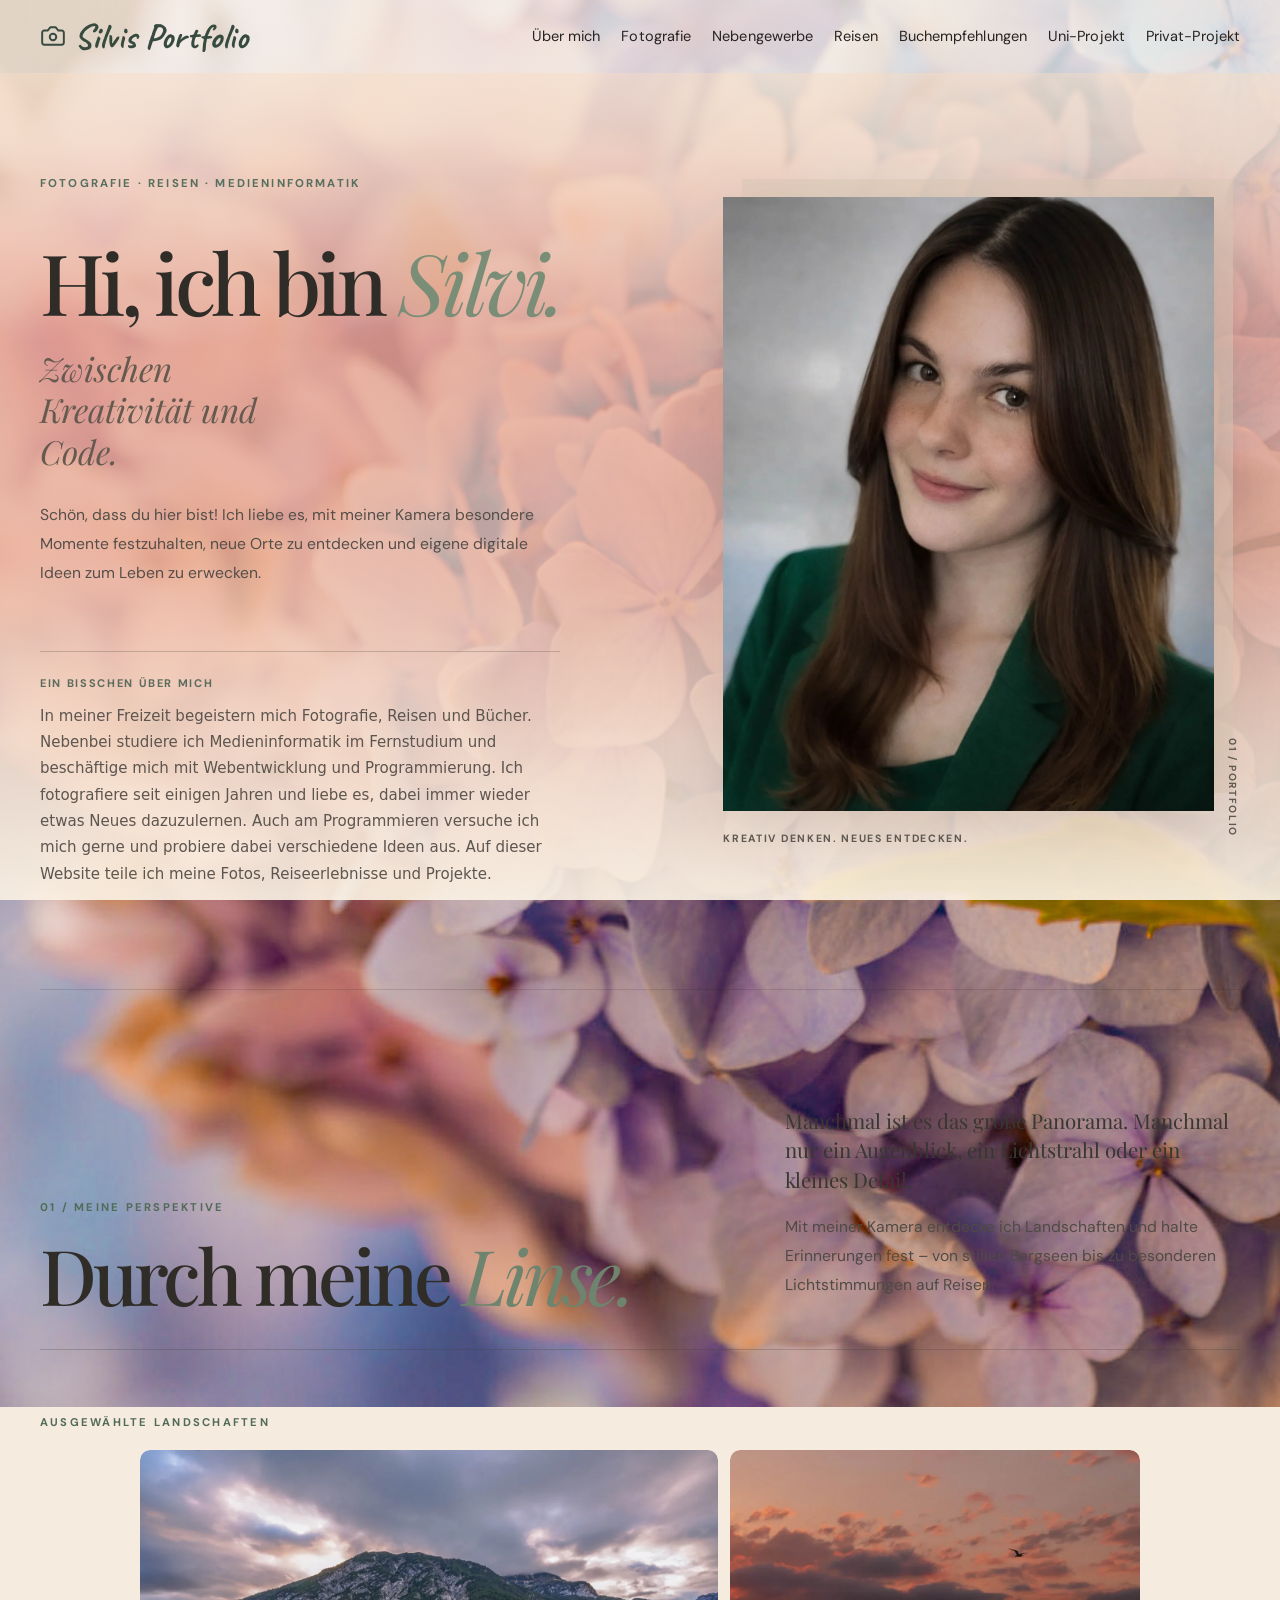
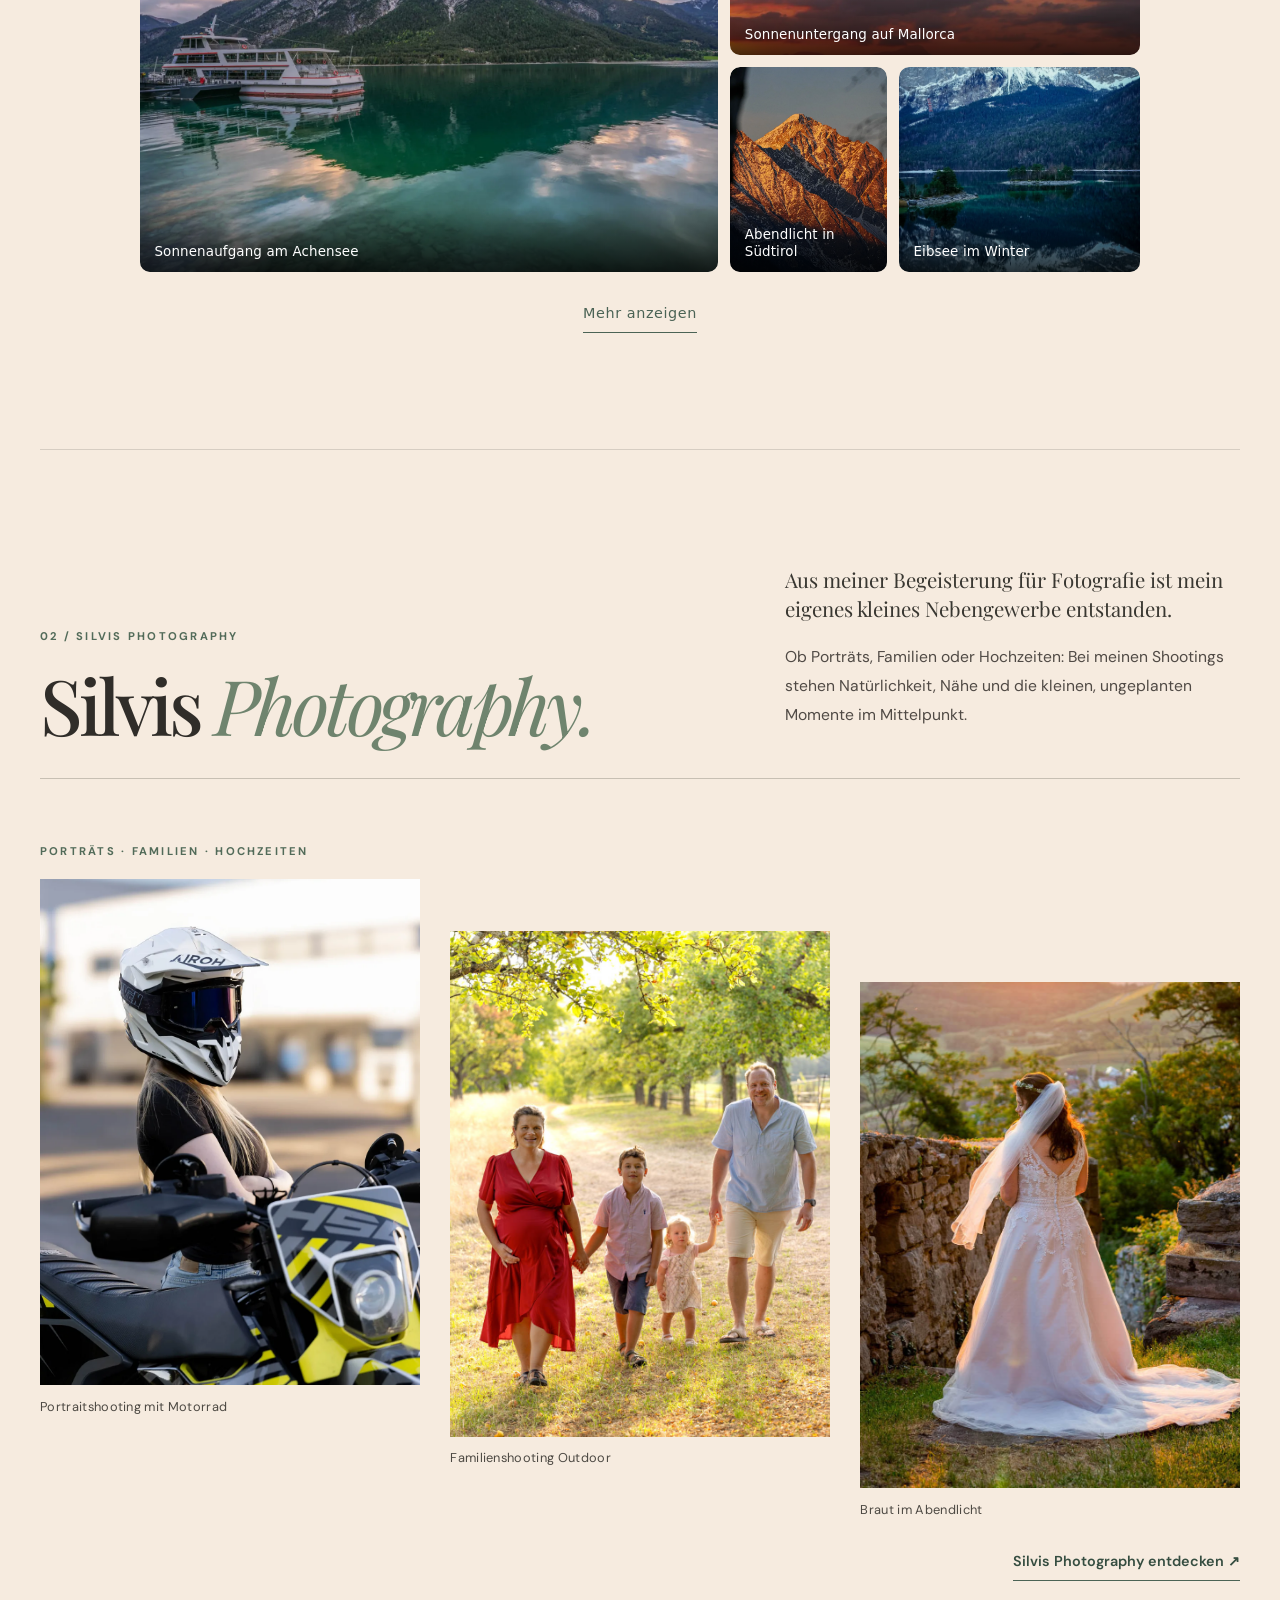
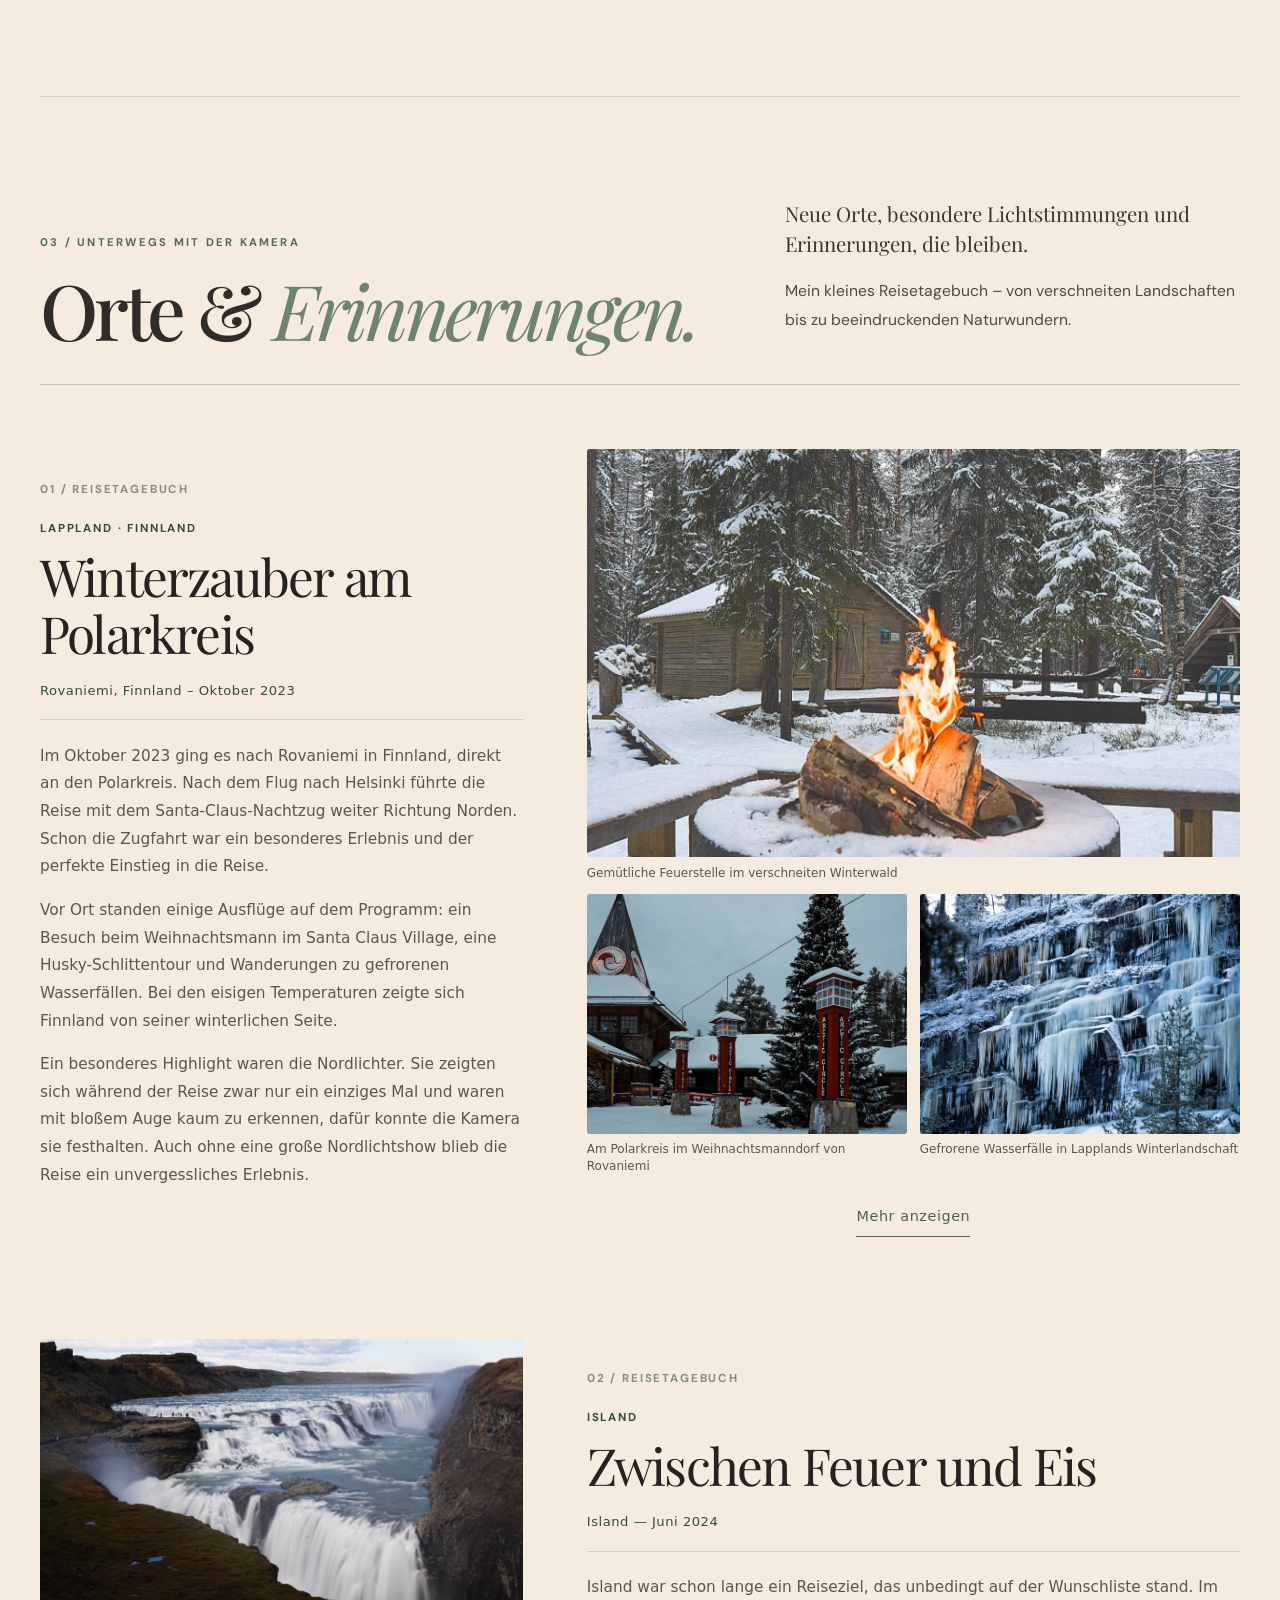
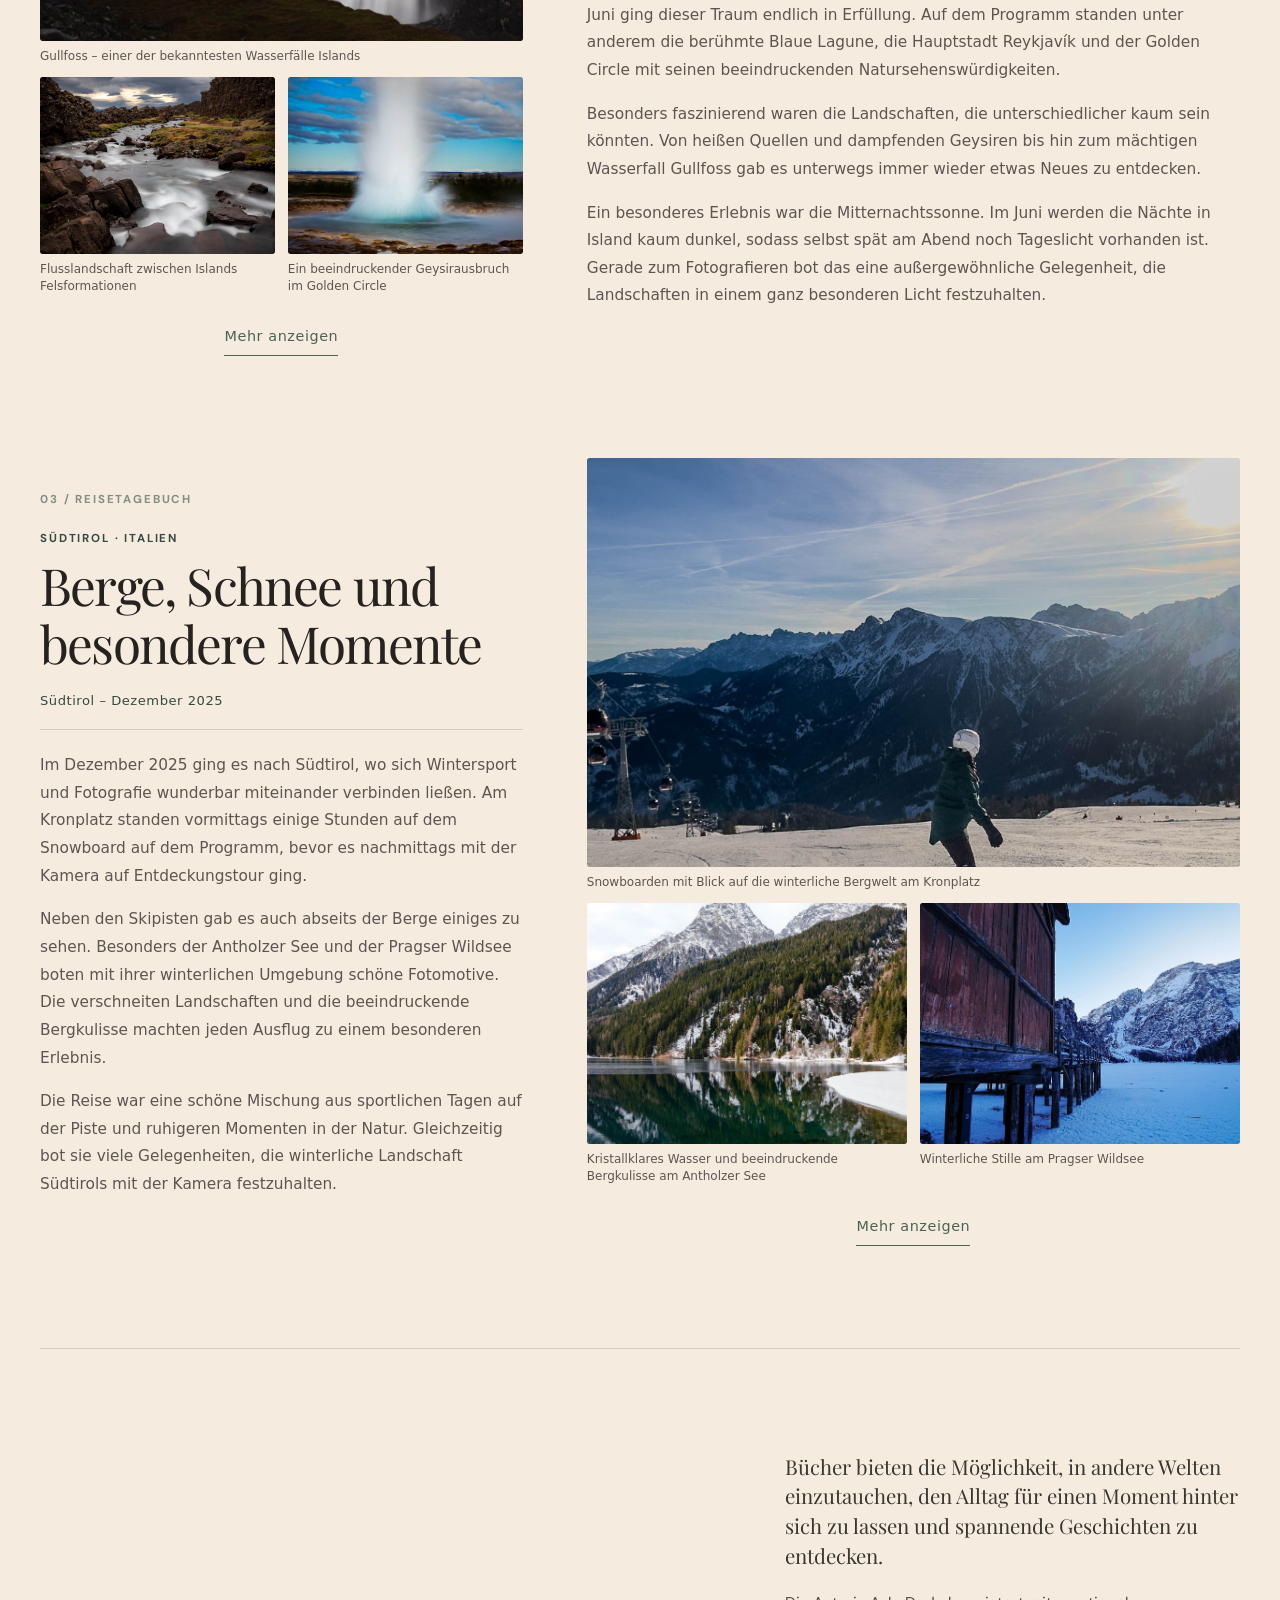
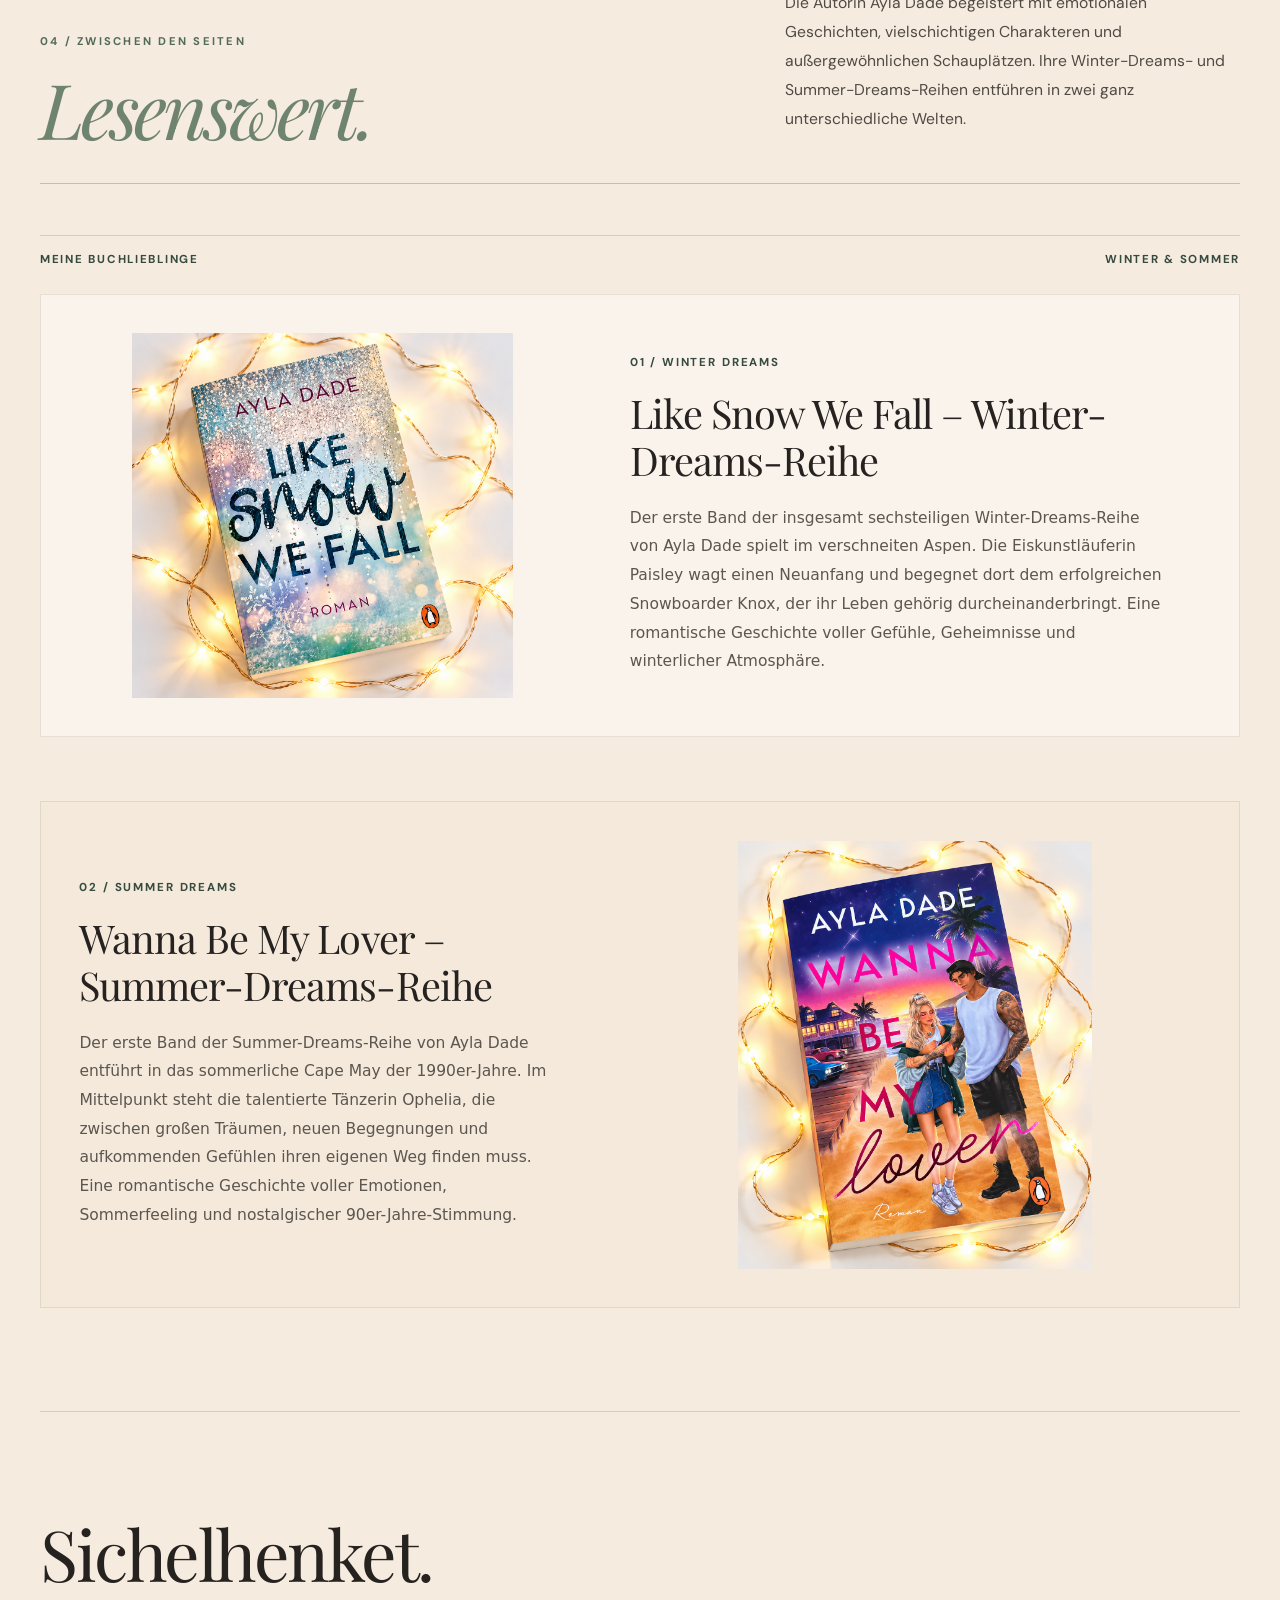
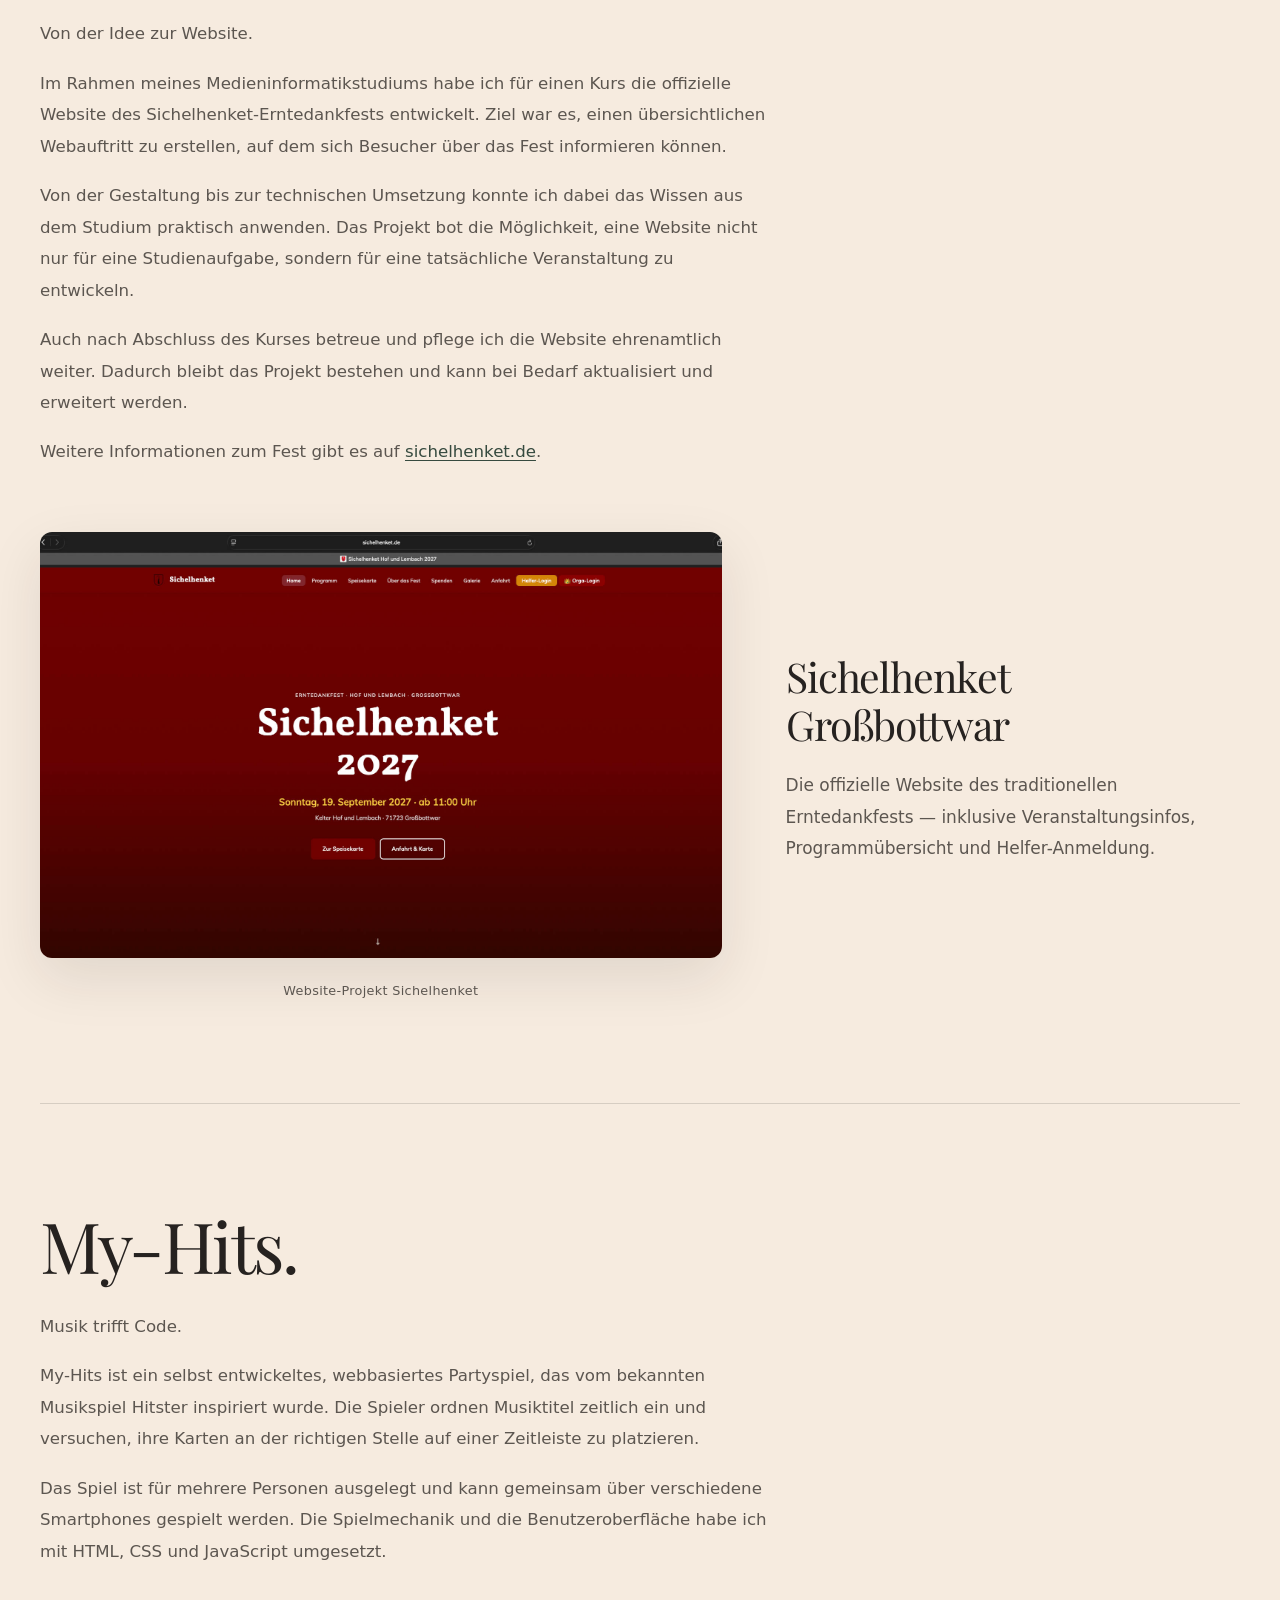
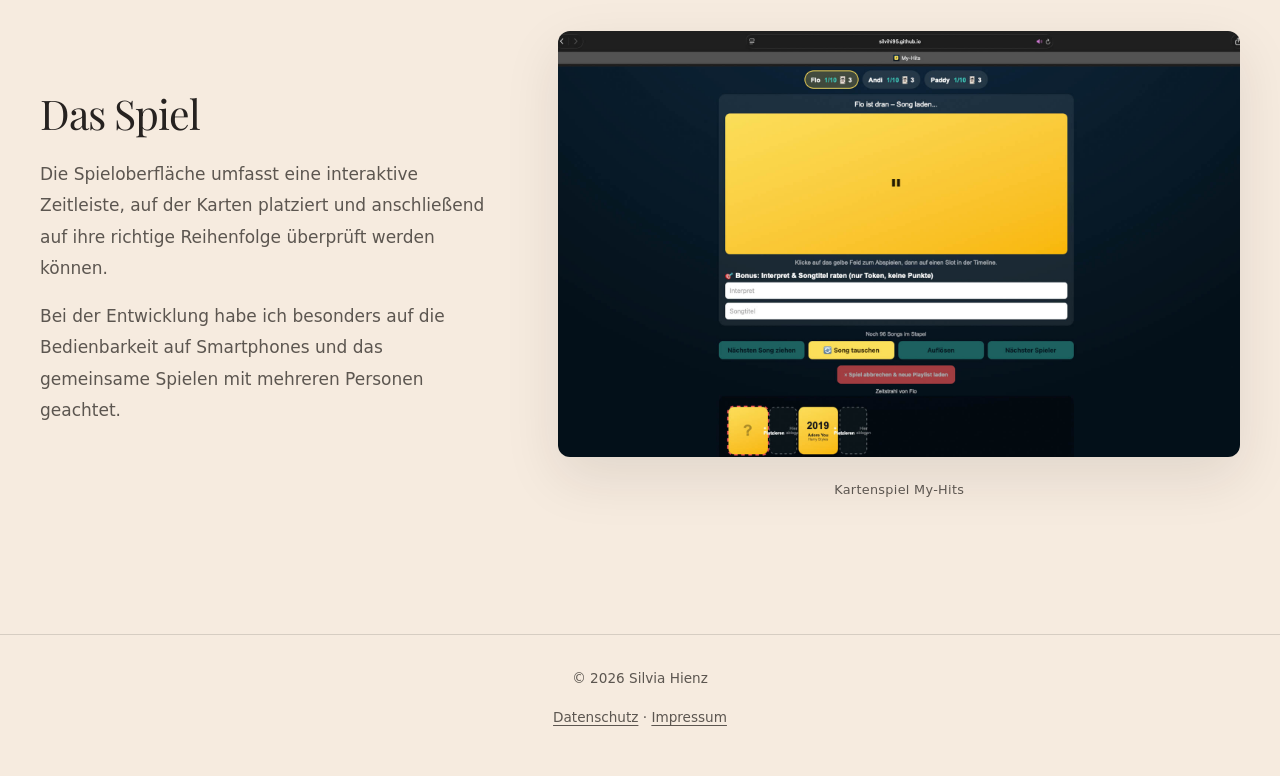
<file: index.html>
<!DOCTYPE html>
<html lang="de">

<head>
  <meta charset="utf-8">
  <meta name="viewport" content="width=device-width, initial-scale=1.0">
  <meta name="description" content="Silvi – Fotografie, Reisen, Bücher und eigene Web-Projekte.">
  <title>Silvia Hienz — Fotografie & mehr</title>
  <link rel="stylesheet" href="css/style.css">
  <script src="js/script.js" defer></script>
  <link rel="icon"
    href="data:image/svg+xml,%3Csvg%20xmlns='http://www.w3.org/2000/svg'%20viewBox='0%200%2024%2024'%3E%3Ctext%20y='20'%20font-size='20'%3E%F0%9F%93%B7%3C/text%3E%3C/svg%3E">
</head>

<body>
  <!-- Skip-Link für Barrierefreiheit -->
  <a class="skip-link" href="#main">Zum Hauptinhalt springen</a>

  <!-- Header -->
  <header class="site-header">
    <div class="header-inner">
      <a class="logo" href="#hero">
        <svg class="logo-icon" aria-hidden="true" xmlns="http://www.w3.org/2000/svg" width="24" height="24"
          viewBox="0 0 24 24" fill="none" stroke="currentColor" stroke-width="1.8" stroke-linecap="round"
          stroke-linejoin="round">
          <path d="M14.5 4h-5L7 7H4a2 2 0 0 0-2 2v9a2 2 0 0 0 2 2h16a2 2 0 0 0 2-2V9a2 2 0 0 0-2-2h-3z"></path>
          <circle cx="12" cy="13" r="3"></circle>
        </svg>
        <span>Silvis Portfolio</span>
      </a>
      <button class="navigation-toggle" id="navigationToggle" type="button" aria-controls="mainnavigation" aria-expanded="false"
        aria-label="Menü öffnen">
        <span class="hamburger"></span>
      </button>
      <nav class="main-navigation" id="mainnavigation" aria-label="Hauptnavigation">
        <ul>
          <li><a href="#hero">Über mich</a></li>
          <li><a href="#fotografie">Fotografie</a></li>
          <li><a href="#nebengewerbe">Nebengewerbe</a></li>
          <li><a href="#reisen">Reisen</a></li>
          <li><a href="#lesen">Buchempfehlungen</a></li>
          <li><a href="#uniprojekt">Uni-Projekt</a></li>
          <li><a href="#privatprojekt">Privat-Projekt</a></li>
        </ul>
      </nav>
    </div>
  </header>

  <!-- Hauptinhalt -->
  <main id="main">
    <!-- Editorial-Einstieg / Über mich -->
    <section class="section hero hero-editorial" id="hero" aria-labelledby="hero-title">
      <div class="hero-text">
        <span class="hero-eyebrow">Fotografie · Reisen · Medieninformatik</span>
        <h1 id="hero-title">Hi, ich bin <em>Silvi.</em></h1>
        <p class="hero-lead">Zwischen Kreativität und Code.</p>
        <p class="hero-intro">
          Schön, dass du hier bist! Ich liebe es, mit meiner Kamera besondere Momente festzuhalten, neue Orte zu
          entdecken und eigene digitale Ideen zum Leben zu erwecken.
        </p>
        <div class="hero-about">
          <span class="hero-about-label">Ein bisschen über mich</span>
          <p>
            In meiner Freizeit begeistern mich Fotografie, Reisen und Bücher. Nebenbei studiere ich Medieninformatik im
            Fernstudium und beschäftige mich mit Webentwicklung und Programmierung. Ich fotografiere seit einigen Jahren
            und liebe es, dabei immer wieder etwas Neues dazuzulernen. Auch am Programmieren versuche ich mich gerne und
            probiere dabei verschiedene Ideen aus. Auf dieser Website teile ich meine Fotos, Reiseerlebnisse und
            Projekte.
          </p>
        </div>
      </div>
      <div class="hero-visual">
        <div class="hero-image">
          <img src="images/portrait.jpg" alt="Porträtfoto von Silvi" width="1558" height="2048" fetchpriority="high">
        </div>
        <span class="hero-image-caption">Kreativ denken. Neues entdecken.</span>
        <span class="hero-image-index" aria-hidden="true">01 / Portfolio</span>
      </div>
    </section>

    <!-- Fotografie: Landschaften -->
    <section class="section editorial-content-section" id="fotografie">
      <div class="editorial-section-head">
        <div class="editorial-section-heading">
          <span class="editorial-kicker">01 / Meine Perspektive</span>
          <h2>Durch meine <em>Linse.</em></h2>
        </div>
        <div class="editorial-section-copy">
          <p>Manchmal ist es das große Panorama. Manchmal nur ein Augenblick, ein Lichtstrahl oder ein kleines Detail.
          </p>
          <p>Mit meiner Kamera entdecke ich Landschaften und halte Erinnerungen fest – von stillen Bergseen bis zu
            besonderen Lichtstimmungen auf Reisen.</p>
        </div>
      </div>
      <div class="editorial-gallery-label">Ausgewählte Landschaften</div>
      <div class="gallery landscape-gallery" id="gallery-landschaft" role="group" aria-label="Landschaftsfotografien">
        <figure>
          <button class="gallery-button" type="button" aria-label="Foto vom Sonnenaufgang am Achensee vergrößern">
            <img src="images/landschaft-1.jpg"
              alt="Ausflugsschiff auf dem Achensee in Tirol bei Sonnenaufgang, mit Bergen und Wolken im Hintergrund"
              width="2048" height="1365" loading="lazy">
          </button>
          <figcaption>Sonnenaufgang am Achensee</figcaption>
        </figure>
        <figure>
          <button class="gallery-button" type="button" aria-label="Foto vom Sonnenuntergang auf Mallorca vergrößern">
            <img src="images/landschaft-2.jpg"
              alt="Sonnenuntergang über dem Meer auf Mallorca mit einem fliegenden Vogel" width="1370" height="2048"
              loading="lazy">
          </button>
          <figcaption>Sonnenuntergang auf Mallorca</figcaption>
        </figure>
        <figure>
          <button class="gallery-button" type="button" aria-label="Foto vom Abendlicht in Südtirol vergrößern">
            <img src="images/landschaft-3.jpg"
              alt="Berggipfel in Südtirol, die von der tief stehenden Abendsonne orange beleuchtet werden" width="1366"
              height="2048" loading="lazy">
          </button>
          <figcaption>Abendlicht in Südtirol</figcaption>
        </figure>
        <figure>
          <button class="gallery-button" type="button" aria-label="Foto vom Eibsee im Winter vergrößern">
            <img src="images/landschaft-4.jpg"
              alt="Winterliche Berglandschaft am Eibsee mit kleinen bewaldeten Inseln und Spiegelungen im ruhigen Wasser"
              width="1365" height="2048" loading="lazy">
          </button>
          <figcaption>Eibsee im Winter</figcaption>
        </figure>
        <figure hidden>
          <button class="gallery-button" type="button" aria-label="Foto vom Hintersee bei Sonnenaufgang vergrößern">
            <img data-src="images/landschaft-5.jpg"
              alt="Bergsee im Morgenlicht mit rosa Himmel, golden beleuchteten Gipfeln und Spiegelungen im Wasser"
              width="1365" height="2048">
          </button>
          <figcaption>Morgenstimmung am Bergsee</figcaption>
        </figure>
        <figure hidden>
          <button class="gallery-button" type="button" aria-label="Foto vom Sternenhimmel vergrößern">
            <img data-src="images/landschaft-6.jpg"
              alt="Sternenreicher Nachthimmel über einem beleuchteten Haus vor einer Bergkulisse" width="1365"
              height="2048">
          </button>
          <figcaption>Unter dem Sternenhimmel</figcaption>
        </figure>
        <figure hidden>
          <button class="gallery-button" type="button" aria-label="Foto von Bootshäusern am See vergrößern">
            <img data-src="images/landschaft-7.jpg"
              alt="Zwei dunkle hölzerne Bootshäuser am See mit orangefarbenem Herbstwald im Hintergrund" width="1365"
              height="2048">
          </button>
          <figcaption>Herbstfarben am See</figcaption>
        </figure>
        <figure hidden>
          <button class="gallery-button" type="button" aria-label="Foto vom Wasserfall vergrößern">
            <img data-src="images/landschaft-8.jpg"
              alt="Wasserfall zwischen moosbewachsenen Felsen und grünen Pflanzen im Sonnenlicht" width="1365"
              height="2048">
          </button>
          <figcaption>Zwischen Felsen und Wasser</figcaption>
        </figure>
        <figure hidden>
          <button class="gallery-button" type="button" aria-label="Foto von Bergen im Abendlicht vergrößern">
            <img data-src="images/landschaft-9.jpg"
              alt="Verschneite Berglandschaft mit goldenen Gräsern im Vordergrund und warmem Abendlicht" width="1365"
              height="2048">
          </button>
          <figcaption>Goldenes Licht in den Bergen</figcaption>
        </figure>
      </div>
      <button class="gallery-more-button" type="button" aria-controls="gallery-landschaft" aria-expanded="false"
        aria-label="Weitere Landschaftsfotografien anzeigen">Mehr anzeigen</button>
    </section>

    <!-- Nebengewerbe: Shootings -->
    <section class="section editorial-content-section" id="nebengewerbe">
      <div class="editorial-section-head">
        <div class="editorial-section-heading">
          <span class="editorial-kicker">02 / Silvis Photography</span>
          <h2>Silvis <em>Photography.</em></h2>
        </div>
        <div class="editorial-section-copy">
          <p>Aus meiner Begeisterung für Fotografie ist mein eigenes kleines Nebengewerbe entstanden.</p>
          <p>Ob Porträts, Familien oder Hochzeiten: Bei meinen Shootings stehen Natürlichkeit, Nähe und die kleinen,
            ungeplanten Momente im Mittelpunkt.</p>
        </div>
      </div>
      <div class="editorial-gallery-label">Porträts · Familien · Hochzeiten</div>
      <div class="gallery business-gallery" role="group" aria-label="Fotografien aus Shootings">
        <figure>
          <button class="gallery-button" type="button" aria-label="Portraitfoto vergrößern">
            <img src="images/foto-portrait.jpg"
              alt="Frau mit weißem Motorradhelm und schwarzem T-Shirt steht neben einem gelb-schwarzen Motorrad"
              width="1365" height="2048" loading="lazy">
          </button>
          <figcaption>Portraitshooting mit Motorrad</figcaption>
        </figure>
        <figure>
          <button class="gallery-button" type="button" aria-label="Familienfoto vergrößern">
            <img src="images/foto-familie.jpg"
              alt="Vierköpfige Familie spaziert gemeinsam auf einem Weg zwischen Bäumen im warmen Sonnenlicht"
              width="2048" height="1152" loading="lazy">
          </button>
          <figcaption>Familienshooting Outdoor</figcaption>
        </figure>
        <figure>
          <button class="gallery-button" type="button" aria-label="Hochzeitsfoto vergrößern">
            <img src="images/foto-hochzeit.jpg"
              alt="Braut in einem weißen Hochzeitskleid mit langem Schleier steht zwischen alten Steinmauern im Abendlicht"
              width="2048" height="1127" loading="lazy">
          </button>
          <figcaption>Braut im Abendlicht</figcaption>
        </figure>
      </div>
      <div class="editorial-business-footer">
        <a class="editorial-external-link" href="https://www.silvis-photography.com/" target="_blank"
          rel="noopener noreferrer">Silvis Photography entdecken ↗</a>
      </div>
    </section>

    <!-- Reisen: Editorial-Reisetagebuch -->
    <section class="section travel-editorial-section" id="reisen">
      <div class="editorial-section-head travel-section-head">
        <div class="editorial-section-heading">
          <span class="editorial-kicker">03 / Unterwegs mit der Kamera</span>
          <h2>Orte & <em>Erinnerungen.</em></h2>
        </div>
        <div class="editorial-section-copy">
          <p>Neue Orte, besondere Lichtstimmungen und Erinnerungen, die bleiben.</p>
          <p>Mein kleines Reisetagebuch – von verschneiten Landschaften bis zu beeindruckenden Naturwundern.</p>
        </div>
      </div>
      <div class="travel-list travel-editorial-list">
        <!-- Lappland · Finnland -->
        <article class="travel-item travel-editorial-item">
          <div class="travel-story">
            <span class="travel-number" aria-hidden="true">01 / Reisetagebuch</span>
            <span class="travel-destination">Lappland · Finnland</span>
            <h3>Winterzauber am Polarkreis</h3>
            <p class="travel-date">Rovaniemi, Finnland – Oktober 2023</p>
            <p>
              Im Oktober 2023 ging es nach Rovaniemi in Finnland, direkt an den Polarkreis. Nach dem Flug nach Helsinki
              führte die Reise mit dem Santa-Claus-Nachtzug weiter Richtung Norden. Schon die Zugfahrt war ein
              besonderes Erlebnis und der perfekte Einstieg in die Reise.
            </p>
            <p>
              Vor Ort standen einige Ausflüge auf dem Programm: ein Besuch beim Weihnachtsmann im Santa Claus Village,
              eine Husky-Schlittentour und Wanderungen zu gefrorenen Wasserfällen. Bei den eisigen Temperaturen zeigte
              sich Finnland von seiner winterlichen Seite.
            </p>
            <p>
              Ein besonderes Highlight waren die Nordlichter. Sie zeigten sich während der Reise zwar nur ein einziges
              Mal und waren mit bloßem Auge kaum zu erkennen, dafür konnte die Kamera sie festhalten. Auch ohne eine
              große Nordlichtshow blieb die Reise ein unvergessliches Erlebnis.
            </p>
          </div>
          <div class="travel-gallery-wrapper">
            <div class="gallery travel-gallery" id="gallery-lappland" role="group" aria-label="Bilder aus Rovaniemi">
              <figure>
                <button class="gallery-button" type="button"
                  aria-label="Foto von der gemütlichen Feuerstelle vergrößern">
                  <img src="images/reise-rovaniemi-1.jpg"
                    alt="Ein Lagerfeuer brennt in einer runden Feuerstelle, umgeben von verschneiten Nadelbäumen und Holzhütten."
                    width="1369" height="2048" loading="lazy">
                </button>
                <figcaption>Gemütliche Feuerstelle im verschneiten Winterwald</figcaption>
              </figure>
              <figure>
                <button class="gallery-button" type="button" aria-label="Foto vom Weihnachtsdorf vergrößern">
                  <img src="images/reise-rovaniemi-2.jpg"
                    alt="Verschneite Gebäude, rote Arctic-Circle-Säulen und ein geschmückter Weihnachtsbaum im Weihnachtsmanndorf."
                    width="1369" height="2048" loading="lazy">
                </button>
                <figcaption>Am Polarkreis im Weihnachtsmanndorf von Rovaniemi</figcaption>
              </figure>
              <figure>
                <button class="gallery-button" type="button"
                  aria-label="Foto von den gefrorenen Wasserfällen vergrößern">
                  <img src="images/reise-rovaniemi-3.jpg"
                    alt="Lange Eiszapfen hängen an einer felsigen Wand in einem verschneiten Nadelwald." width="1365"
                    height="2048" loading="lazy">
                </button>
                <figcaption>Gefrorene Wasserfälle in Lapplands Winterlandschaft</figcaption>
              </figure>
              <figure hidden>
                <button class="gallery-button" type="button"
                  aria-label="Foto einer Feuerstelle im verschneiten Wald vergrößern">
                  <img data-src="images/reise-lappland-4.jpg"
                    alt="Brennendes Feuer vor einer rustikalen Holzhütte in einem leicht verschneiten Nadelwald"
                    width="1369" height="2048">
                </button>
                <figcaption>Wärme mitten im Winterwald</figcaption>
              </figure>
              <figure hidden>
                <button class="gallery-button" type="button" aria-label="Foto einer verschneiten Holzbrücke vergrößern">
                  <img data-src="images/reise-lappland-5.jpg"
                    alt="Schneebedeckte Holzbrücke führt durch einen winterlichen Wald mit Birken und Nadelbäumen"
                    width="1369" height="2048">
                </button>
                <figcaption>Stille Wege durch Lappland</figcaption>
              </figure>
              <figure hidden>
                <button class="gallery-button" type="button" aria-label="Foto der Nordlichter vergrößern">
                  <img data-src="images/reise-lappland-6.jpg"
                    alt="Grüne Nordlichter ziehen über den sternenklaren Nachthimmel oberhalb dunkler Baumkronen"
                    width="1369" height="2048">
                </button>
                <figcaption>Nordlichter über Lappland</figcaption>
              </figure>
            </div>
            <button class="gallery-more-button" type="button" aria-controls="gallery-lappland" aria-expanded="false"
              aria-label="Weitere Lappland-Fotografien anzeigen">Mehr anzeigen</button>
          </div>
        </article>

        <!-- Island -->
        <article class="travel-item travel-editorial-item">
          <div class="travel-story">
            <span class="travel-number" aria-hidden="true">02 / Reisetagebuch</span>
            <span class="travel-destination">Island</span>
            <h3>Zwischen Feuer und Eis</h3>
            <p class="travel-date">Island — Juni 2024</p>
            <p>
              Island war schon lange ein Reiseziel, das unbedingt auf der Wunschliste stand. Im Juni ging dieser Traum
              endlich in Erfüllung. Auf dem Programm standen unter anderem die berühmte Blaue Lagune, die Hauptstadt
              Reykjavík und der Golden Circle mit seinen beeindruckenden Natursehenswürdigkeiten.
            </p>
            <p>
              Besonders faszinierend waren die Landschaften, die unterschiedlicher kaum sein könnten. Von heißen Quellen
              und dampfenden Geysiren bis hin zum mächtigen Wasserfall Gullfoss gab es unterwegs immer wieder etwas
              Neues zu entdecken.
            </p>
            <p>
              Ein besonderes Erlebnis war die Mitternachtssonne. Im Juni werden die Nächte in Island kaum dunkel, sodass
              selbst spät am Abend noch Tageslicht vorhanden ist. Gerade zum Fotografieren bot das eine außergewöhnliche
              Gelegenheit, die Landschaften in einem ganz besonderen Licht festzuhalten.
            </p>
          </div>
          <div class="travel-gallery-wrapper">
            <div class="gallery travel-gallery" id="gallery-island" role="group" aria-label="Bilder aus Island">
              <figure>
                <button class="gallery-button" type="button" aria-label="Foto von Gullfoss vergrößern">
                  <img src="images/reise-island-1.jpg"
                    alt="Der Gullfoss-Wasserfall stürzt über mehrere Felsstufen in eine tiefe Schlucht." width="2048"
                    height="1369" loading="lazy">
                </button>
                <figcaption>Gullfoss – einer der bekanntesten Wasserfälle Islands</figcaption>
              </figure>
              <figure>
                <button class="gallery-button" type="button" aria-label="Foto von der Flusslandschaft vergrößern">
                  <img src="images/reise-island-2.jpg"
                    alt="Ein Fluss fließt zwischen dunklen Felsen und moosbewachsenen Ufern unter einem wolkenverhangenen Himmel."
                    width="1638" height="2048" loading="lazy">
                </button>
                <figcaption>Flusslandschaft zwischen Islands Felsformationen</figcaption>
              </figure>
              <figure>
                <button class="gallery-button" type="button"
                  aria-label="Foto von einem beeindruckenden Geysirausbruch vergrößern">
                  <img src="images/reise-island-3.jpg" alt="Ein beeindruckender Geysirausbruch im Golden Circle"
                    width="1068" height="2048" loading="lazy">
                </button>
                <figcaption>Ein beeindruckender Geysirausbruch im Golden Circle</figcaption>
              </figure>
              <figure hidden>
                <button class="gallery-button" type="button" aria-label="Foto eines Wasserfalls in Island vergrößern">
                  <img data-src="images/reise-island-4.jpg"
                    alt="Breiter Wasserfall mit mehreren Wasserläufen, die über dunkle Felsen in einen Fluss stürzen"
                    width="2048" height="1234">
                </button>
                <figcaption>Wasserfall in Islands grüner Landschaft</figcaption>
              </figure>
              <figure hidden>
                <button class="gallery-button" type="button" aria-label="Foto eines Vulkankraters mit See vergrößern">
                  <img data-src="images/reise-island-5.jpg"
                    alt="Türkisblauer Kratersee, umgeben von steilen rotbraunen Vulkanhängen unter blauem Himmel"
                    width="2048" height="1425">
                </button>
                <figcaption>Vulkankrater Kerið</figcaption>
              </figure>
              <figure hidden>
                <button class="gallery-button" type="button" aria-label="Foto von Islandpferden vergrößern">
                  <img data-src="images/reise-island-6.jpg"
                    alt="Mehrere zottelige Islandpferde stehen auf steinigem Boden vor einer weiten Landschaft"
                    width="1365" height="2048">
                </button>
                <figcaption>Islandpferde in der weiten Landschaft</figcaption>
              </figure>
            </div>
            <button class="gallery-more-button" type="button" aria-controls="gallery-island" aria-expanded="false"
              aria-label="Weitere Island-Fotografien anzeigen">Mehr anzeigen</button>
          </div>
        </article>

        <!-- Südtirol · Italien -->
        <article class="travel-item travel-editorial-item">
          <div class="travel-story">
            <span class="travel-number" aria-hidden="true">03 / Reisetagebuch</span>
            <span class="travel-destination">Südtirol · Italien</span>
            <h3>Berge, Schnee und besondere Momente</h3>
            <p class="travel-date">Südtirol – Dezember 2025</p>
            <p>
              Im Dezember 2025 ging es nach Südtirol, wo sich Wintersport und Fotografie wunderbar miteinander verbinden
              ließen. Am Kronplatz standen vormittags einige Stunden auf dem Snowboard auf dem Programm, bevor es
              nachmittags mit der Kamera auf Entdeckungstour ging.
            </p>
            <p>
              Neben den Skipisten gab es auch abseits der Berge einiges zu sehen. Besonders der Antholzer See und der
              Pragser Wildsee boten mit ihrer winterlichen Umgebung schöne Fotomotive. Die verschneiten Landschaften und
              die beeindruckende Bergkulisse machten jeden Ausflug zu einem besonderen Erlebnis.
            </p>
            <p>
              Die Reise war eine schöne Mischung aus sportlichen Tagen auf der Piste und ruhigeren Momenten in der
              Natur. Gleichzeitig bot sie viele Gelegenheiten, die winterliche Landschaft Südtirols mit der Kamera
              festzuhalten.
            </p>
          </div>
          <div class="travel-gallery-wrapper">
            <div class="gallery travel-gallery" id="gallery-suedtirol" role="group" aria-label="Bilder aus Südtirol">

              <figure>
                <button class="gallery-button" type="button" aria-label="Foto vom Kronplatz vergrößern">
                  <img src="images/reise-suedtirol-1.jpg"
                    alt="Eine Snowboarderin mit weißem Helm steht auf einer sonnigen Skipiste vor schneebedeckten Bergen und einer Gondelbahn."
                    width="1763" height="2048" loading="lazy">
                </button>
                <figcaption>Snowboarden mit Blick auf die winterliche Bergwelt am Kronplatz</figcaption>
              </figure>
              <figure>
                <button class="gallery-button" type="button" aria-label="Foto vom Antholzer See vergrößern">
                  <img src="images/reise-suedtirol-2.jpg"
                    alt="Schneebedeckte Berggipfel und bewaldete Hänge spiegeln sich im klaren, türkisgrünen Wasser des Antholzer Sees."
                    width="1366" height="2048" loading="lazy">
                </button>
                <figcaption>Kristallklares Wasser und beeindruckende Bergkulisse am Antholzer See</figcaption>
              </figure>
              <figure>
                <button class="gallery-button" type="button" aria-label="Foto vom Pragser Wildsee vergrößern">
                  <img src="images/reise-suedtirol-3.jpg"
                    alt="Ein hölzernes Bootshaus auf Stelzen steht am schneebedeckten Ufer des zugefrorenen Pragser Wildsees vor hohen Berggipfeln."
                    width="1366" height="2048" loading="lazy">
                </button>
                <figcaption>Winterliche Stille am Pragser Wildsee</figcaption>
              </figure>

              <figure hidden>
                <button class="gallery-button" type="button" aria-label="Foto eines Bergsees in Südtirol vergrößern">
                  <img data-src="images/reise-suedtirol-4.jpg"
                    alt="Verschneite Berggipfel über einem ruhigen See, eingerahmt von Nadelbäumen" width="1366"
                    height="2048">
                </button>
                <figcaption>Winterliche Bergkulisse am See</figcaption>
              </figure>
              <figure hidden>
                <button class="gallery-button" type="button"
                  aria-label="Foto eines verschneiten Bergpanoramas vergrößern">
                  <img data-src="images/reise-suedtirol-5.jpg"
                    alt="Schneebedeckte Berggipfel mit sonnigen Hängen und dunklen Nadelwäldern" width="1365"
                    height="2048">
                </button>
                <figcaption>Schneebedeckte Gipfel im Sonnenlicht</figcaption>
              </figure>
              <figure hidden>
                <button class="gallery-button" type="button" aria-label="Makrofoto von Eiskristallen vergrößern">
                  <img data-src="images/reise-suedtirol-6.jpg"
                    alt="Makroaufnahme von Eiskristallen mit feinen Strukturen in bläulichen Farbtönen" width="1365"
                    height="2048">
                </button>
                <figcaption>Makroaufnahme von Eiskristallen</figcaption>
              </figure>
            </div>
            <button class="gallery-more-button" type="button" aria-controls="gallery-suedtirol" aria-expanded="false"
              aria-label="Weitere Südtirol-Fotografien anzeigen">Mehr anzeigen</button>
          </div>
        </article>
      </div>
    </section>

    <!-- Lesen -->
    <section class="section reading-editorial-section" id="lesen">
      <div class="editorial-section-head reading-section-head">
        <div class="editorial-section-heading">
          <span class="editorial-kicker">04 / Zwischen den Seiten</span>
          <h2><em>Lesenswert.</em></h2>
        </div>
        <div class="editorial-section-copy">
          <p>Bücher bieten die Möglichkeit, in andere Welten einzutauchen, den Alltag für einen Moment hinter sich zu
            lassen und spannende Geschichten zu entdecken.</p>
          <p>Die Autorin Ayla Dade begeistert mit emotionalen Geschichten, vielschichtigen Charakteren und
            außergewöhnlichen Schauplätzen. Ihre Winter-Dreams- und Summer-Dreams-Reihen entführen in zwei ganz
            unterschiedliche Welten.</p>
        </div>
      </div>
      <div class="reading-intro-line">
        <span>Meine Buchlieblinge</span>
        <span>Winter & Sommer</span>
      </div>
      <div class="reading-book-list gallery" role="group" aria-label="Meine Lieblingsbücher">
        <figure class="reading-book reading-book-winter">
          <button class="gallery-button reading-book-cover" type="button" aria-label="Like Snow We Fall vergrößern">
            <img src="images/buch-like-snow-we-fall.png"
              alt="Like Snow We Fall von Ayla Dade mit warmer Lichterkette auf weißem Hintergrund" width="1283"
              height="1226" loading="lazy">
          </button>
          <figcaption>
            <span class="reading-book-label">01 / Winter Dreams</span>
            <h3>Like Snow We Fall – Winter-Dreams-Reihe</h3>
            <p>
              Der erste Band der insgesamt sechsteiligen Winter-Dreams-Reihe von Ayla Dade spielt im verschneiten Aspen.
              Die Eiskunstläuferin Paisley wagt einen Neuanfang und begegnet dort dem erfolgreichen Snowboarder Knox,
              der ihr Leben gehörig durcheinanderbringt. Eine romantische Geschichte voller Gefühle, Geheimnisse und
              winterlicher Atmosphäre.
            </p>
          </figcaption>
        </figure>
        <figure class="reading-book reading-book-summer">
          <button class="gallery-button reading-book-cover" type="button" aria-label="Wanna Be My Lover vergrößern">
            <img src="images/buch-wanna-be-my-lover.png"
              alt="Wanna Be My Lover von Ayla Dade mit warmer Lichterkette auf weißem Hintergrund" width="1141"
              height="1379" loading="lazy">
          </button>
          <figcaption>
            <span class="reading-book-label">02 / Summer Dreams</span>
            <h3>Wanna Be My Lover – Summer-Dreams-Reihe</h3>
            <p>
              Der erste Band der Summer-Dreams-Reihe von Ayla Dade entführt in das sommerliche Cape May der
              1990er-Jahre. Im Mittelpunkt steht die talentierte Tänzerin Ophelia, die zwischen großen Träumen, neuen
              Begegnungen und aufkommenden Gefühlen ihren eigenen Weg finden muss. Eine romantische Geschichte voller
              Emotionen, Sommerfeeling und nostalgischer 90er-Jahre-Stimmung.
            </p>
          </figcaption>
        </figure>
      </div>
    </section>

    <!-- Uni-Projekt -->
    <section class="section" id="uniprojekt">
      <h2>Sichelhenket.</h2>
      <p class="project-subtitle">Von der Idee zur Website.</p>
      <p>
        Im Rahmen meines Medieninformatikstudiums habe ich für einen Kurs die offizielle Website des
        Sichelhenket-Erntedankfests entwickelt. Ziel war es, einen übersichtlichen Webauftritt zu erstellen, auf dem
        sich Besucher über das Fest informieren können.
      </p>
      <p>
        Von der Gestaltung bis zur technischen Umsetzung konnte ich dabei das Wissen aus dem Studium praktisch anwenden.
        Das Projekt bot die Möglichkeit, eine Website nicht nur für eine Studienaufgabe, sondern für eine tatsächliche
        Veranstaltung zu entwickeln.
      </p>
      <p>
        Auch nach Abschluss des Kurses betreue und pflege ich die Website ehrenamtlich weiter. Dadurch bleibt das
        Projekt bestehen und kann bei Bedarf aktualisiert und erweitert werden.
      </p>
      <p>
        Weitere Informationen zum Fest gibt es auf <a href="https://sichelhenket.de/" target="_blank"
          rel="noopener noreferrer">sichelhenket.de</a>.
      </p>
      <article class="project-card">
        <div class="gallery project-gallery">
          <figure>
            <button class="gallery-button" type="button" aria-label="Screenshot der Sichelhenket-Website vergrößern">
              <img src="images/sichelhenket.jpg" alt="Screenshot der Sichelhenket-Website" width="2048" height="1151"
                loading="lazy">
            </button>
            <figcaption>Website-Projekt Sichelhenket</figcaption>
          </figure>
        </div>
        <div>
          <h3>Sichelhenket Großbottwar</h3>
          <p>
            Die offizielle Website des traditionellen Erntedankfests — inklusive Veranstaltungsinfos, Programmübersicht
            und Helfer-Anmeldung.
          </p>
        </div>
      </article>
    </section>

    <!-- Privat-Projekt -->
    <section class="section" id="privatprojekt">
      <h2>My-Hits.</h2>
      <p class="project-subtitle">Musik trifft Code.</p>
      <p>
        My-Hits ist ein selbst entwickeltes, webbasiertes Partyspiel, das vom bekannten Musikspiel Hitster inspiriert
        wurde. Die Spieler ordnen Musiktitel zeitlich ein und versuchen, ihre Karten an der richtigen Stelle auf einer
        Zeitleiste zu platzieren.
      </p>
      <p>
        Das Spiel ist für mehrere Personen ausgelegt und kann gemeinsam über verschiedene Smartphones gespielt werden.
        Die Spielmechanik und die Benutzeroberfläche habe ich mit HTML, CSS und JavaScript umgesetzt.
      </p>
      <article class="project-card">
        <div class="gallery project-gallery">
          <figure>
            <button class="gallery-button" type="button" aria-label="Screenshot des Kartenspiels My-Hits vergrößern">
              <img src="images/my-hits.jpg" alt="Screenshot des Kartenspiels My-Hits" width="2048" height="1152"
                loading="lazy">
            </button>
            <figcaption>Kartenspiel My-Hits</figcaption>
          </figure>
        </div>
        <div>
          <h3>Das Spiel</h3>
          <p>
            Die Spieloberfläche umfasst eine interaktive Zeitleiste, auf der Karten platziert und
            anschließend auf ihre richtige Reihenfolge überprüft werden können.
          </p>
          <p>
            Bei der Entwicklung habe ich besonders auf die Bedienbarkeit auf Smartphones und das
            gemeinsame Spielen mit mehreren Personen geachtet.
          </p>
        </div>
      </article>
    </section>
  </main>

  <!-- Footer -->
  <footer class="site-footer">
    <p>© 2026 Silvia Hienz</p>
    <p><a href="datenschutz.html">Datenschutz</a> · <a href="impressum.html">Impressum</a></p>
  </footer>

  <!-- Back to top -->
  <button class="back-to-top" id="backToTop" type="button" aria-label="Nach oben scrollen">↑</button>

  <!-- Lightbox -->
  <dialog class="lightbox" id="lightbox" aria-label="Fotogalerie – vergrößerte Ansicht" aria-modal="true">
    <div class="lightbox-content">
      <button class="lightbox-close" type="button" aria-label="Bildansicht schließen">×</button>
      <button class="lightbox-prev" type="button" aria-label="Vorheriges Bild">‹</button>
      <figure>
        <img id="lightboxImage" src="images/portrait.jpg" alt="" width="1558" height="2048">
        <figcaption id="lightboxCaption"></figcaption>
      </figure>
      <button class="lightbox-next" type="button" aria-label="Nächstes Bild">›</button>
      <p class="lightbox-counter" aria-live="polite"></p>
    </div>
  </dialog>
</body>

</html>
</file>
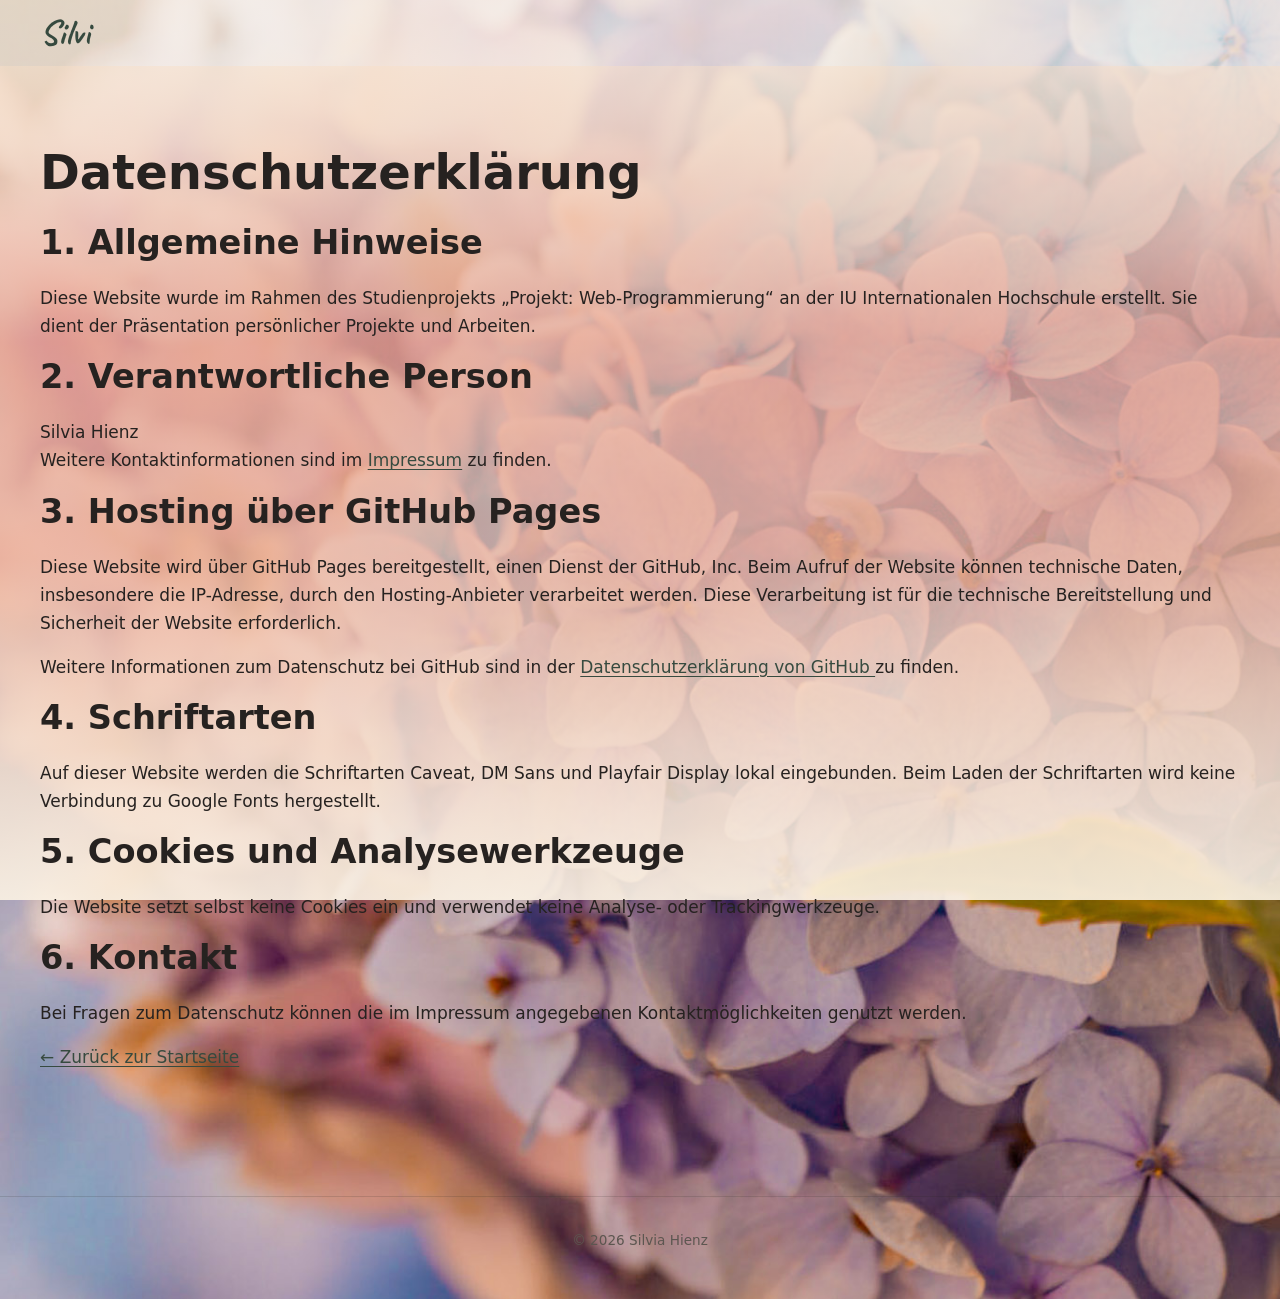
<file: datenschutz.html>
<!DOCTYPE html>
<html lang="de">
<head>
  <meta charset="UTF-8">
  <meta name="viewport" content="width=device-width, initial-scale=1.0">
  <title>Datenschutz — Silvia Hienz</title>
  <link rel="stylesheet" href="css/style.css">
</head>

<body>

  <header class="site-header">
    <div class="header-inner">
      <a href="index.html" class="logo">Silvi</a>
    </div>
  </header>

  <main>
    <section class="section">

      <h1>Datenschutzerklärung</h1>

      <h2>1. Allgemeine Hinweise</h2>
      <p>
        Diese Website wurde im Rahmen des Studienprojekts
        „Projekt: Web-Programmierung“ an der IU Internationalen
        Hochschule erstellt. Sie dient der Präsentation
        persönlicher Projekte und Arbeiten.
      </p>

      <h2>2. Verantwortliche Person</h2>
      <p>
        Silvia Hienz<br>
        Weitere Kontaktinformationen sind im
        <a href="impressum.html">Impressum</a> zu finden.
      </p>

      <h2>3. Hosting über GitHub Pages</h2>
      <p>
        Diese Website wird über GitHub Pages bereitgestellt,
        einen Dienst der GitHub, Inc. Beim Aufruf der Website
        können technische Daten, insbesondere die IP-Adresse,
        durch den Hosting-Anbieter verarbeitet werden.
        Diese Verarbeitung ist für die technische Bereitstellung
        und Sicherheit der Website erforderlich.
      </p>
      <p>
        Weitere Informationen zum Datenschutz bei GitHub
        sind in der
        <a href="https://docs.github.com/de/site-policy/privacy-policies/github-general-privacy-statement">
          Datenschutzerklärung von GitHub
        </a>
        zu finden.
      </p>

      <h2>4. Schriftarten</h2>
      <p>
        Auf dieser Website werden die Schriftarten
        Caveat, DM Sans und Playfair Display lokal eingebunden.
        Beim Laden der Schriftarten wird keine Verbindung
        zu Google Fonts hergestellt.
      </p>

      <h2>5. Cookies und Analysewerkzeuge</h2>
      <p>
        Die Website setzt selbst keine Cookies ein und
        verwendet keine Analyse- oder Trackingwerkzeuge.
      </p>

      <h2>6. Kontakt</h2>
      <p>
        Bei Fragen zum Datenschutz können die im Impressum
        angegebenen Kontaktmöglichkeiten genutzt werden.
      </p>

      <p>
        <a href="index.html">&larr; Zurück zur Startseite</a>
      </p>

    </section>
  </main>

  <footer class="site-footer">
    <p>© 2026 Silvia Hienz</p>
  </footer>

</body>
</html>
</file>
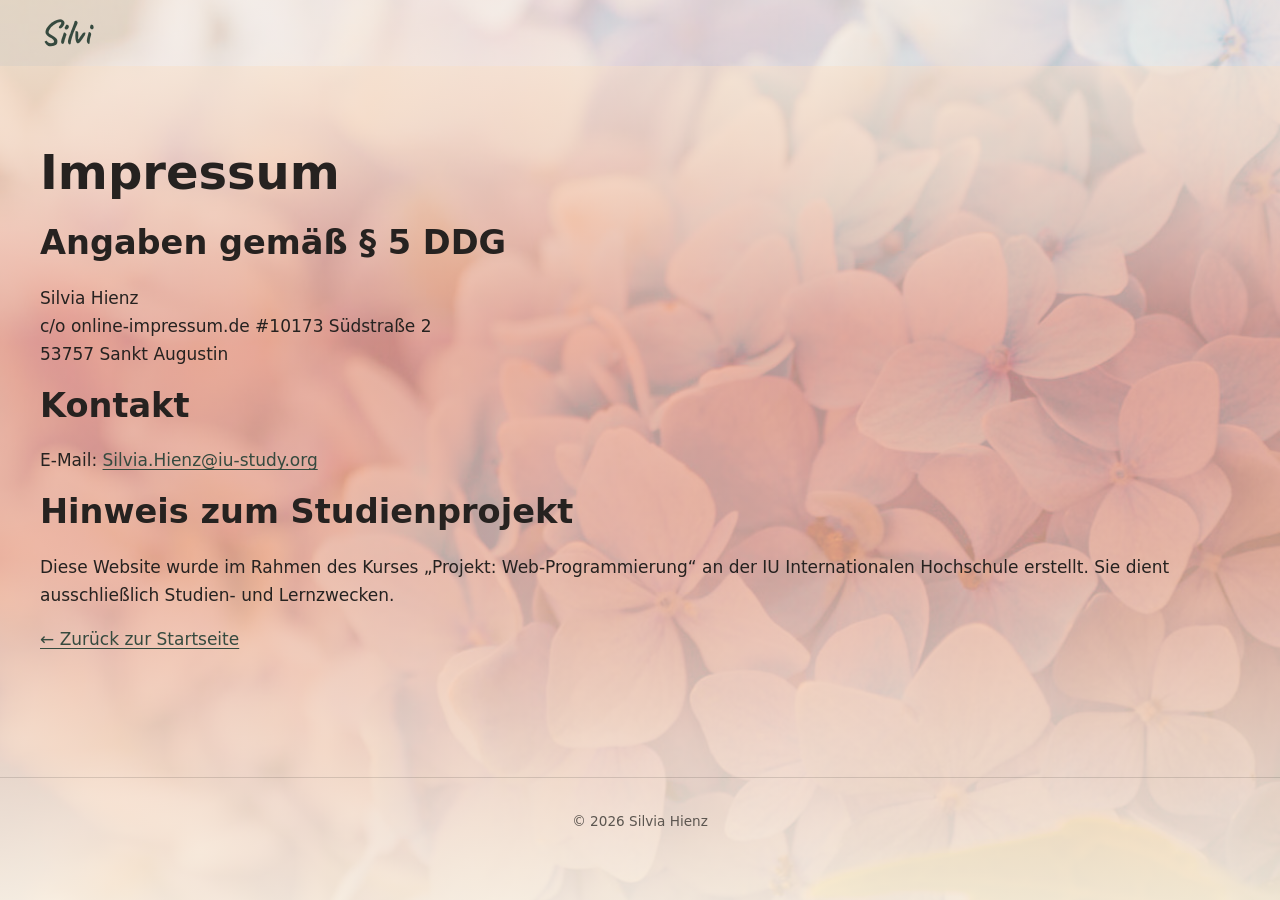
<file: impressum.html>
<!DOCTYPE html>
<html lang="de">

<head>
  <meta charset="UTF-8">
  <meta name="viewport" content="width=device-width, initial-scale=1.0">
  <title>Impressum — Silvia Hienz</title>
  <link rel="stylesheet" href="css/style.css">
</head>

<body>

  <header class="site-header">
    <div class="header-inner">
      <a href="index.html" class="logo">Silvi</a>
    </div>
  </header>

  <main>
    <section class="section">
      <h1>Impressum</h1>

      <h2>Angaben gemäß § 5 DDG</h2>
      <p>
        Silvia Hienz<br>
        c/o online-impressum.de #10173
        Südstraße 2<br>
        53757 Sankt Augustin
      </p>

      <h2>Kontakt</h2>
      <p>
        E-Mail:
        <a href="mailto:Silvia.Hienz@iu-study.org">
          Silvia.Hienz@iu-study.org
        </a>
      </p>

      <h2>Hinweis zum Studienprojekt</h2>
      <p>
        Diese Website wurde im Rahmen des Kurses
        „Projekt: Web-Programmierung“ an der
        IU Internationalen Hochschule erstellt.
        Sie dient ausschließlich Studien- und Lernzwecken.
      </p>

      <p>
        <a href="index.html">&larr; Zurück zur Startseite</a>
      </p>
    </section>
  </main>

  <footer class="site-footer">
    <p>© 2026 Silvia Hienz</p>
  </footer>

</body>

</html>
</file>
<file: css/style.css>
/* Lokal eingebundene Schriftarten */

@font-face {
  font-family: "Caveat";
  src: url("../fonts/caveat-v23-latin-600.woff2") format("woff2");
  font-style: normal;
  font-weight: 600;
  font-display: swap;
}

@font-face {
  font-family: "Caveat";
  src: url("../fonts/caveat-v23-latin-700.woff2") format("woff2");
  font-style: normal;
  font-weight: 700;
  font-display: swap;
}

@font-face {
  font-family: "DM Sans";
  src: url("../fonts/dm-sans-v17-latin-regular.woff2") format("woff2");
  font-style: normal;
  font-weight: 400;
  font-display: swap;
}

@font-face {
  font-family: "DM Sans";
  src: url("../fonts/dm-sans-v17-latin-500.woff2") format("woff2");
  font-style: normal;
  font-weight: 500;
  font-display: swap;
}

@font-face {
  font-family: "DM Sans";
  src: url("../fonts/dm-sans-v17-latin-600.woff2") format("woff2");
  font-style: normal;
  font-weight: 600;
  font-display: swap;
}

@font-face {
  font-family: "DM Sans";
  src: url("../fonts/dm-sans-v17-latin-700.woff2") format("woff2");
  font-style: normal;
  font-weight: 700;
  font-display: swap;
}

@font-face {
  font-family: "Playfair Display";
  src: url("../fonts/playfair-display-v40-latin-regular.woff2") format("woff2");
  font-style: normal;
  font-weight: 400;
  font-display: swap;
}

@font-face {
  font-family: "Playfair Display";
  src: url("../fonts/playfair-display-v40-latin-500.woff2") format("woff2");
  font-style: normal;
  font-weight: 500;
  font-display: swap;
}

@font-face {
  font-family: "Playfair Display";
  src: url("../fonts/playfair-display-v40-latin-600.woff2") format("woff2");
  font-style: normal;
  font-weight: 600;
  font-display: swap;
}

@font-face {
  font-family: "Playfair Display";
  src: url("../fonts/playfair-display-v40-latin-italic.woff2") format("woff2");
  font-style: italic;
  font-weight: 400;
  font-display: swap;
}

@font-face {
  font-family: "Playfair Display";
  src: url("../fonts/playfair-display-v40-latin-500italic.woff2") format("woff2");
  font-style: italic;
  font-weight: 500;
  font-display: swap;
}

/* Variablen und Basis-Stile */

:root {
  --color-bg: #f7f3ec;
  --color-text: #262220;
  --color-text-muted: #5c5650;
  --color-accent: #4b6355;
  --color-accent-dark: #364a3f;
  --color-line: rgba(38, 34, 32, 0.15);
  --font-body: system-ui, "Segoe UI", Arial, sans-serif;
  --content-width: 75rem;
}

*,
*::before,
*::after {
  box-sizing: border-box;
}

html {
  scroll-behavior: smooth;
  scroll-padding-top: 6rem;

  @media (max-width: 47.9375rem) {
    background-color: #f6ebdf;
  }
}

body {
  margin: 0;
  font-family: var(--font-body);
  font-size: 1.0625rem;
  line-height: 1.65;
  color: var(--color-text);
  background-color: #f6ebdf;
  background-image: linear-gradient(180deg,
      rgba(249, 240, 225, 0.91) 0%,
      rgba(246, 222, 204, 0.85) 16%,
      rgba(235, 168, 148, 0.78) 38%,
      rgba(239, 184, 163, 0.8) 62%,
      rgba(247, 222, 204, 0.87) 82%,
      rgba(250, 241, 227, 0.92) 100%),
    url("../images/hintergrund.jpg");
  background-size: 100% 100%, cover;
  background-position: center, center;
  background-repeat: no-repeat;
  background-attachment: fixed;

  @media (max-width: 47.9375rem) {
    position: relative;
    isolation: isolate;
    background: transparent;

    &::before {
      content: "";
      position: fixed;
      inset: 0;
      z-index: -1;
      pointer-events: none;
      background-image: linear-gradient(180deg,
          rgba(249, 240, 232, 0.91) 0%,
          rgba(248, 229, 219, 0.88) 30%,
          rgba(244, 208, 198, 0.86) 65%,
          rgba(250, 241, 232, 0.91) 100%),
        url("../images/hintergrund.jpg");
      background-size: cover;
      background-position: center center;
      background-repeat: no-repeat;
    }
  }
}

img {
  display: block;
  max-width: 100%;
  height: auto;
}

a {
  color: var(--color-accent-dark);
  text-underline-offset: 0.2em;

  &:hover {
    color: var(--color-accent);
  }

  &:focus-visible {
    outline: 0.125rem solid var(--color-accent-dark);
    outline-offset: 0.1875rem;
  }
}

button:focus-visible {
  outline: 0.125rem solid var(--color-accent-dark);
  outline-offset: 0.1875rem;
}

h1,
h2,
h3 {
  line-height: 1.25;
  overflow-wrap: break-word;
}

h1 {
  font-size: clamp(2rem, 4vw, 3rem);
  margin: 0 0 1.25rem;
}

h2 {
  font-size: clamp(1.6rem, 3vw, 2.1rem);
  margin: 0 0 1.25rem;
}

h3 {
  font-size: 1.25rem;
  margin: 0 0 0.5rem;
}

p {
  margin: 0 0 1rem;
}

main {
  width: min(calc(100% - 3rem), var(--content-width));
  margin-inline: auto;

  @media (max-width: 30rem) {
    width: min(calc(100% - 2rem), var(--content-width));
  }

  &>section {
    padding-block: clamp(3rem, 6vw, 5rem);

    &+section {
      border-top: 1px solid var(--color-line);
    }
  }
}

section {
  scroll-margin-top: 6rem;
}

.skip-link {
  position: absolute;
  left: -624.9375rem;
  top: 0;
  z-index: 1000;
  padding: 0.75rem 1.25rem;
  background-color: var(--color-accent-dark);
  color: #fff;

  &:focus {
    left: 0;
  }
}

/* Header und Navigation */

.site-header {
  position: sticky;
  top: 0;
  z-index: 100;
  background-color: var(--color-bg);
  background-image: linear-gradient(rgba(247, 243, 236, 0.78), rgba(247, 243, 236, 0.78)),
    url("../images/hintergrund.jpg");
  background-size: cover;
  background-position: center;
  background-repeat: no-repeat;
  background-attachment: fixed;

  @media (max-width: 47.9375rem) {
    background: rgba(247, 243, 236, 0.7);
    -webkit-backdrop-filter: blur(0.75rem);
    backdrop-filter: blur(0.75rem);
  }
}

.header-inner {
  width: min(calc(100% - 3rem), var(--content-width));
  margin-inline: auto;
  display: flex;
  align-items: center;
  justify-content: space-between;
  flex-wrap: wrap;
  gap: 1rem 2rem;
  padding-block: 0.95rem;

  @media (min-width: 68.75rem) {
    flex-wrap: nowrap;
  }

  @media (max-width: 30rem) {
    width: min(calc(100% - 2rem), var(--content-width));
  }
}

.logo {
  display: inline-flex;
  align-items: center;
  gap: 0.5rem;
  font-family: "Caveat", cursive;
  font-size: 2.2rem;
  font-weight: 700;
  line-height: 1;
  color: var(--color-accent-dark);
  text-decoration: none;

  & .logo-icon {
    width: 1.625rem;
    height: 1.625rem;
    flex-shrink: 0;
  }
}

.navigation-toggle {
  display: inline-flex;
  align-items: center;
  justify-content: center;
  background: none;
  border: none;
  cursor: pointer;
  padding: 0.5rem;
  min-width: 2.75rem;
  min-height: 2.75rem;

  @media (min-width: 68.75rem) {
    display: none;
  }
}

.hamburger {
  display: block;
  width: 1.5rem;
  height: 0.125rem;
  background-color: var(--color-text);
  position: relative;

  &::before,
  &::after {
    content: "";
    display: block;
    width: 1.5rem;
    height: 0.125rem;
    background-color: var(--color-text);
    position: absolute;
    left: 0;
  }

  &::before {
    top: -0.4375rem;
  }

  &::after {
    top: 0.4375rem;
  }
}

.main-navigation {
  display: none;
  width: 100%;

  &.is-open {
    display: block;
  }

  @media (min-width: 68.75rem) {
    display: block;
    width: auto;

    &.is-open {
      display: block;
      width: auto;
    }
  }

  & ul {
    list-style: none;
    display: flex;
    flex-direction: column;
    gap: 0.25rem;
    margin: 0;
    padding: 0.75rem 0;

    @media (min-width: 68.75rem) {
      flex-direction: row;
      flex-wrap: wrap;
      align-items: center;
      gap: clamp(1.1rem, 1.65vw, 2rem);
      padding: 0;
    }
  }

  & a {
    display: block;
    padding: 0.45rem 0;
    color: var(--color-text);
    text-decoration: none;
    font-family: "DM Sans", sans-serif;
    font-size: 0.91rem;
    font-weight: 400;
    letter-spacing: 0.005em;
    line-height: 1.5;
    transition: color 0.2s ease;

    &:hover {
      color: var(--color-accent);
    }

    @media (min-width: 68.75rem) {
      padding-block: 0.65rem;
      white-space: nowrap;
    }
  }
}

/* Editorial-Hero (Über mich) */

.hero-editorial {
  position: relative;
  display: grid;
  grid-template-columns: minmax(0, 1.08fr) minmax(0, 0.92fr);
  align-items: center;
  gap: clamp(2rem, 6vw, 6.5rem);
  min-height: min(50.625rem, calc(100svh - 4.75rem));
  padding-block: clamp(4.5rem, 8vw, 8rem);
  text-align: left;

  & .hero-text {
    max-width: 41.875rem;
    min-width: 0;
  }

  & .hero-eyebrow {
    display: block;
    font-family: "DM Sans", var(--font-body);
    font-size: 0.71rem;
    font-weight: 700;
    letter-spacing: 0.19em;
    text-transform: uppercase;
    margin-bottom: clamp(1.5rem, 4vw, 2.7rem);
    color: #566e5d;
  }

  & h1 {
    font-family: "Playfair Display", Georgia, serif;
    font-weight: 500;
    font-size: clamp(3.8rem, 6.6vw, 7rem);
    line-height: 1.06;
    letter-spacing: -0.055em;
    margin: 0 0 1.3rem;
    color: #302d29;

    & em {
      font-weight: 400;
      color: #7a8d77;
    }
  }

  & .hero-lead {
    font-family: "Playfair Display", Georgia, serif;
    font-style: italic;
    font-size: clamp(1.65rem, 2.6vw, 2.7rem);
    line-height: 1.25;
    color: #665a50;
    margin: 0 0 1.7rem;
    max-width: 14ch;
  }

  & .hero-intro {
    max-width: 31.875rem;
    font-family: "DM Sans", var(--font-body);
    font-size: clamp(0.98rem, 1.2vw, 1.1rem);
    line-height: 1.85;
    color: #554e49;
    margin: 0;
  }

  & .hero-about {
    border-top: 1px solid rgba(64, 66, 53, 0.25);
    margin-top: clamp(2.6rem, 5vw, 4rem);
    padding-top: 1.4rem;
    max-width: 32.5rem;

    & .hero-about-label {
      display: block;
      margin-bottom: 0.65rem;
      color: #5b6b5e;
      font-family: "DM Sans", var(--font-body);
      font-size: 0.69rem;
      font-weight: 700;
      letter-spacing: 0.15em;
      text-transform: uppercase;
    }

    & p {
      margin: 0;
      font-size: 0.94rem;
      line-height: 1.75;
      color: #5d554f;
    }
  }

  & .hero-visual {
    position: relative;
    min-width: 0;
    padding: 1.3rem 1.6rem 2.4rem 0;
  }

  & .hero-image {
    position: relative;
    isolation: isolate;
    padding: 0;
    width: 100%;
    z-index: 0;

    &::before {
      content: "";
      position: absolute;
      inset: -1.125rem -1.1875rem 1.125rem 1.1875rem;
      z-index: -1;
      background: rgba(220, 203, 185, 0.55);
    }

    & img {
      display: block;
      width: 100%;
      height: clamp(26.875rem, 48vw, 40.625rem);
      max-height: 72svh;
      object-fit: cover;
      object-position: center 35%;
      box-shadow: 0 1.25rem 3.75rem rgba(50, 38, 33, 0.13);
    }
  }

  & .hero-image-caption {
    display: block;
    font-family: "DM Sans", var(--font-body);
    font-size: 0.66rem;
    font-weight: 700;
    letter-spacing: 0.16em;
    text-transform: uppercase;
    color: #625b54;
    margin-top: 1.2rem;
  }

  & .hero-image-index {
    position: absolute;
    right: 0;
    bottom: 3.1rem;
    writing-mode: vertical-rl;
    font-family: "DM Sans", var(--font-body);
    font-size: 0.64rem;
    font-weight: 700;
    letter-spacing: 0.16em;
    text-transform: uppercase;
    color: #625b54;
  }

  @media (max-width: 53.125rem) {
    grid-template-columns: minmax(0, 1fr) minmax(0, 0.8fr);
    gap: 2rem;
    min-height: 0;

    & h1 {
      font-size: clamp(3rem, 6vw, 4.5rem);
    }

    & .hero-image img {
      height: 29.375rem;
      max-height: none;
    }
  }

  @media (max-width: 42.5rem) {
    grid-template-columns: 1fr;
    gap: 2rem;
    padding-block: 3.5rem 4rem;

    & .hero-text {
      max-width: 100%;
    }

    & h1 {
      font-size: clamp(3.35rem, 12vw, 5rem);
    }

    & .hero-lead {
      font-size: clamp(1.6rem, 6vw, 2.25rem);
    }

    & .hero-visual {
      max-width: 28.75rem;
      width: 100%;
      margin-inline: auto;
    }

    & .hero-image img {
      height: min(112vw, 35.625rem);
    }

    & .hero-about {
      margin-top: 2.5rem;
    }
  }
}

/* Editorial-Sektionen und Galerie-Basis */

.editorial-content-section {
  padding-block: clamp(5rem, 9vw, 9rem);
}

.editorial-section-head {
  display: grid;
  grid-template-columns: minmax(0, 1.1fr) minmax(16.25rem, 0.75fr);
  gap: clamp(2rem, 6vw, 6rem);
  align-items: end;
  margin-bottom: clamp(2.6rem, 5vw, 4.5rem);
  padding-bottom: 2rem;
  border-bottom: 1px solid rgba(64, 66, 53, 0.26);

  @media (max-width: 48.75rem) {
    grid-template-columns: 1fr;
    gap: 1.6rem;
  }
}

.editorial-kicker,
.editorial-gallery-label {
  display: block;
  font: 700 0.7rem/1.5 "DM Sans", sans-serif;
  letter-spacing: 0.2em;
  text-transform: uppercase;
  color: #526b59;
}

.editorial-gallery-label {
  margin-bottom: 1.2rem;
}

.editorial-section-heading h2 {
  font-family: "Playfair Display", Georgia, serif;
  font-size: clamp(3.2rem, 6vw, 6.5rem);
  line-height: 1.09;
  font-weight: 500;
  letter-spacing: -0.055em;
  margin: 1.1rem 0 0;
  color: #302d29;
  max-width: 48.75rem;

  & em {
    color: #6f846e;
    font-weight: 400;
  }

  @media (max-width: 48.75rem) {
    font-size: clamp(3rem, 9vw, 5rem);
  }
}

.editorial-section-copy p {
  font-family: "DM Sans", sans-serif;
  font-size: clamp(0.98rem, 1.15vw, 1.08rem);
  line-height: 1.85;
  color: #504a45;
  max-width: 28.75rem;
  margin: 0 0 1.1rem;

  &:first-child {
    font-family: "Playfair Display", Georgia, serif;
    font-size: clamp(1.2rem, 1.6vw, 1.6rem);
    line-height: 1.45;
    color: #393731;
  }
}

.gallery {
  display: grid;
  gap: 1.25rem;
  margin-top: 2rem;

  & figure {
    margin: 0;
    min-width: 0;
  }

  & img {
    width: 100%;
    aspect-ratio: 3 / 4;
    object-fit: cover;
    border-radius: 0.25rem;
  }

  & figcaption {
    margin-top: 0.5rem;
    font-size: 0.9rem;
    color: var(--color-text-muted);
    text-align: center;
  }
}

.gallery-button {
  display: block;
  width: 100%;
  padding: 0;
  border: 0;
  border-radius: 0.25rem;
  background: transparent;
  cursor: zoom-in;
  overflow: hidden;

  & img {
    transition: transform 0.25s ease;
  }

  &:hover img {
    transform: scale(1.035);
  }

  &:focus-visible {
    outline: 0.1875rem solid var(--color-accent-dark);
    outline-offset: 0.25rem;
  }
}

/* Fotografie (Landschaftsgalerie) */

.landscape-gallery {
  grid-template-columns: minmax(0, 1fr);
  gap: 0.75rem;
  max-width: 62.5rem;
  margin: 0 auto;
  align-items: stretch;

  & figure {
    position: relative;
    overflow: hidden;
    border-radius: 0.625rem;
    background: #e4dfd6;
  }

  & .gallery-button {
    height: 100%;
    border-radius: inherit;

    & img {
      height: 100%;
      aspect-ratio: auto;
      border-radius: 0;
      transition: transform 0.3s ease;
    }
  }

  & figcaption {
    position: absolute;
    left: 0;
    right: 0;
    bottom: 0;
    margin: 0;
    padding: 2.2rem 0.9rem 0.7rem;
    color: #fff;
    background: linear-gradient(transparent, rgba(0, 0, 0, 0.72));
    text-align: left;
    font-size: 0.84rem;
    line-height: 1.3;
    pointer-events: none;
    letter-spacing: 0.01em;
  }

  @media (max-width: 39.9375rem) {
    grid-template-columns: repeat(2, minmax(0, 1fr));

    & figure {
      aspect-ratio: 4 / 3;

      &:first-child,
      &:nth-child(2) {
        grid-column: 1 / -1;
        aspect-ratio: 3 / 2;
      }
    }
  }

  @media (min-width: 40rem) {
    grid-template-columns: repeat(12, minmax(0, 1fr));
    grid-template-rows: repeat(2, 11.25rem);

    & figure:nth-child(1) {
      grid-column: 1 / span 7;
      grid-row: 1 / span 2;
    }

    & figure:nth-child(2) {
      grid-column: 8 / -1;
      grid-row: 1;
    }

    & figure:nth-child(3) {
      grid-column: 8 / span 2;
      grid-row: 2;
    }

    & figure:nth-child(4) {
      grid-column: 10 / -1;
      grid-row: 2;
    }
  }

  @media (min-width: 56.25rem) {
    grid-template-rows: repeat(2, 12.8125rem);
  }
}

/* Phase 3: Zusätzliche Landschaftsfotos im bestehenden Magazinraster */
@media (min-width: 40rem) {
  .landscape-gallery>figure:nth-child(n + 5) {
    grid-row: auto;
    min-height: 0;
    aspect-ratio: 4 / 3;
  }

  .landscape-gallery>figure:nth-child(5),
  .landscape-gallery>figure:nth-child(6),
  .landscape-gallery>figure:nth-child(7) {
    grid-column: span 4;
  }

  .landscape-gallery>figure:nth-child(8),
  .landscape-gallery>figure:nth-child(9) {
    grid-column: span 6;
  }
}

/* Nebengewerbe (Shootings) */

.business-gallery {
  grid-template-columns: repeat(3, minmax(0, 1fr));
  gap: clamp(0.875rem, 2.4vw, 2.125rem);
  width: 100%;
  margin: 0 auto;
  align-items: start;

  & figure {
    &:nth-child(2) {
      margin-top: clamp(0rem, 4vw, 4.0625rem);
    }

    &:nth-child(3) {
      margin-top: clamp(0rem, 8vw, 8.125rem);
    }
  }

  & .gallery-button {
    border-radius: 0;

    & img {
      aspect-ratio: 3 / 4;
      border-radius: 0;
      transition: transform 0.45s ease;
    }
  }

  & figcaption {
    text-align: left;
    font-family: "DM Sans", sans-serif;
    font-size: 0.8rem;
    line-height: 1.45;
    letter-spacing: 0.025em;
    margin-top: 0.8rem;
    color: #4d4943;
  }

  @media (max-width: 37.5rem) {
    grid-template-columns: 1fr;
    max-width: 26.25rem;
    gap: 2rem;

    & figure:nth-child(2),
    & figure:nth-child(3) {
      margin-top: 0;
    }
  }
}

.editorial-business-footer {
  display: flex;
  justify-content: flex-end;
  margin-top: 2rem;

  @media (max-width: 37.5rem) {
    justify-content: flex-start;
  }
}

.editorial-external-link {
  display: inline-flex;
  border-bottom: 1px solid #4b6355;
  padding-bottom: 0.45rem;
  font: 600 0.9rem/1.5 "DM Sans", sans-serif;
  color: #354d40;
  text-decoration: none;
  transition: transform 0.2s ease;

  &:hover {
    transform: translateY(-0.125rem);
  }
}

/* Reisen (Editorial-Reisetagebuch) */

.travel-editorial-section {
  padding-block: clamp(4rem, 8vw, 7rem);

  & .travel-section-head {
    margin-bottom: clamp(2.5rem, 5vw, 4.5rem);
  }
}

.travel-editorial-list {
  display: grid;
  grid-template-columns: minmax(0, 1fr);
  gap: clamp(4.5rem, 8vw, 8rem);
}

.travel-editorial-item {
  display: grid;
  grid-template-columns: minmax(0, 0.85fr) minmax(0, 1.15fr);
  align-items: center;
  gap: clamp(2rem, 5vw, 5rem);
  min-width: 0;

  & .travel-gallery-wrapper {
    min-width: 0;
    width: 100%;
    align-self: center;
  }

  &:nth-child(even) {
    & .travel-story {
      order: 2;
    }

    & .travel-gallery-wrapper {
      order: 1;
    }
  }

  & .travel-story {
    min-width: 0;

    &>p:not(.travel-date) {
      font-size: clamp(0.94rem, 1.2vw, 1rem);
      line-height: 1.8;
      color: var(--color-text-muted);
      margin-bottom: 1rem;
    }
  }

  & .travel-number,
  & .travel-destination {
    display: block;
    color: var(--color-accent-dark);
    font-family: "DM Sans", sans-serif;
    font-size: 0.72rem;
    font-weight: 700;
    letter-spacing: 0.16em;
    text-transform: uppercase;
  }

  & .travel-number {
    opacity: 0.58;
    margin-bottom: 1.25rem;
  }

  & .travel-destination {
    margin-bottom: 0.6rem;
  }

  & h3 {
    font-family: "Playfair Display", Georgia, serif;
    font-size: clamp(2.2rem, 4vw, 4rem);
    font-weight: 400;
    line-height: 1.12;
    letter-spacing: -0.035em;
    margin: 0 0 1.1rem;
  }

  & .travel-date {
    font-size: 0.82rem;
    letter-spacing: 0.04em;
    color: var(--color-accent-dark);
    border-bottom: 1px solid var(--color-line);
    padding-bottom: 1.1rem;
    margin-bottom: 1.4rem;
  }

  & .travel-gallery {
    display: grid;
    grid-template-columns: repeat(2, minmax(0, 1fr));
    grid-template-rows: auto auto;
    gap: 0.8rem;
    margin: 0;
    min-width: 0;
    align-self: center;

    & figure:first-child {
      grid-column: 1 / -1;
      width: 100%;

      & img {
        height: auto;
        aspect-ratio: 16 / 10;
        object-fit: cover;
      }
    }

    & .gallery-button {
      border-radius: 0.125rem;
    }

    & img {
      height: 100%;
      aspect-ratio: 4 / 3;
      border-radius: 0.125rem;
    }

    & figcaption {
      margin-top: 0.45rem;
      text-align: left;
      font-size: 0.75rem;
      line-height: 1.4;
    }
  }

  @media (max-width: 68.75rem) {
    grid-template-columns: minmax(0, 1fr);
    gap: 1.75rem;

    & .travel-story,
    & .travel-gallery-wrapper {
      min-width: 0;
    }

    &:nth-child(even) {

      & .travel-story,
      & .travel-gallery-wrapper {
        order: initial;
      }
    }

    & .travel-story {
      max-width: 45rem;
    }
  }

  @media (max-width: 30rem) {
    & .travel-gallery figcaption {
      font-size: 0.7rem;
    }
  }
}

/* Phase 3: Zusätzliche Reisebilder einheitlich darstellen */
.travel-editorial-item .travel-gallery>figure:nth-child(n + 4) {
  min-width: 0;
}

.travel-editorial-item .travel-gallery>figure:nth-child(n + 4) .gallery-button {
  aspect-ratio: 4 / 3;
}

.travel-editorial-item .travel-gallery>figure:nth-child(n + 4) img {
  width: 100%;
  height: 100%;
  aspect-ratio: 4 / 3;
  object-fit: cover;
}

/* Lesen (Buchempfehlungen) */

.reading-editorial-section {
  padding-block: clamp(4rem, 8vw, 7rem);

  & .reading-section-head {
    margin-bottom: clamp(2rem, 4vw, 3.5rem);
  }
}

.reading-intro-line {
  display: flex;
  justify-content: space-between;
  flex-wrap: wrap;
  gap: 0.5rem 1rem;
  border-top: 1px solid var(--color-line);
  padding-top: 1rem;
  font: 700 0.72rem/1.4 "DM Sans", sans-serif;
  letter-spacing: 0.15em;
  text-transform: uppercase;
  color: var(--color-accent-dark);
}

.reading-book-list {
  grid-template-columns: minmax(0, 1fr);
  gap: clamp(2.5rem, 5vw, 5rem);
  margin-top: 1.6rem;
}

.reading-book {
  display: grid;
  grid-template-columns: minmax(0, 0.92fr) minmax(0, 1.08fr);
  align-items: center;
  gap: clamp(1.5rem, 5vw, 5rem);
  margin: 0;
  padding: clamp(1.25rem, 3vw, 2.5rem);
  background: rgba(255, 251, 245, 0.54);
  border: 1px solid rgba(73, 62, 50, 0.11);
  min-width: 0;

  &.reading-book-summer {
    background: rgba(243, 232, 216, 0.55);

    & .reading-book-cover {
      order: 2;
    }

    & figcaption {
      order: 1;
    }
  }

  & .reading-book-cover {
    border-radius: 0.125rem;

    & img {
      aspect-ratio: 4 / 3;
      object-fit: contain;
      border-radius: 0.125rem;
    }

    &:hover img {
      transform: scale(1.025);
    }
  }

  & figcaption {
    min-width: 0;
    text-align: left;
    margin-top: 0;

    & p {
      margin: 0;
      max-width: 54ch;
      color: var(--color-text-muted);
      line-height: 1.85;
      font-size: 0.97rem;
    }
  }

  & .reading-book-label {
    display: block;
    margin-bottom: 1.2rem;
    font: 700 0.72rem/1.4 "DM Sans", sans-serif;
    letter-spacing: 0.16em;
    text-transform: uppercase;
    color: var(--color-accent-dark);
  }

  & h3 {
    margin: 0 0 1.25rem;
    font-family: "Playfair Display", Georgia, serif;
    font-weight: 400;
    font-size: clamp(1.8rem, 3.1vw, 3.15rem);
    line-height: 1.18;
    letter-spacing: -0.025em;
    color: var(--color-text);
  }

  @media (max-width: 47.5rem) {
    grid-template-columns: 1fr;
    gap: 1.25rem;

    &.reading-book-summer {

      & .reading-book-cover,
      & figcaption {
        order: initial;
      }
    }
  }
}

/* Projekte (Uni-Projekt und Privat-Projekt) */

#uniprojekt,
#privatprojekt {
  padding-block: clamp(4.5rem, 8vw, 8rem);

  &>h2 {
    font-family: "Playfair Display", Georgia, serif;
    font-size: clamp(2.5rem, 5.5vw, 5rem);
    font-weight: 400;
    line-height: 1.12;
    letter-spacing: -0.035em;
    margin-bottom: 1.6rem;
  }

  &>p {
    max-width: 69ch;
    color: var(--color-text-muted);
    font-size: clamp(0.96rem, 1.3vw, 1.06rem);
    line-height: 1.9;
    margin: 0 0 1.1rem;

    &:last-of-type {
      margin-bottom: clamp(2.5rem, 5vw, 4.5rem);
    }
  }

  & .project-card {
    display: grid;
    grid-template-columns: minmax(0, 1.2fr) minmax(0, 0.8fr);
    align-items: center;
    gap: clamp(2rem, 5vw, 6rem);
    min-width: 0;

    &>* {
      min-width: 0;
    }

    & h3 {
      font-family: "Playfair Display", Georgia, serif;
      font-size: clamp(2rem, 3.2vw, 3.5rem);
      font-weight: 400;
      line-height: 1.18;
      letter-spacing: -0.025em;
      margin: 0 0 1.35rem;
    }

    & p {
      max-width: 50ch;
      color: var(--color-text-muted);
      line-height: 1.85;
      margin: 0 0 1rem;
    }

    @media (max-width: 50rem) {
      grid-template-columns: minmax(0, 1fr);
      gap: 1.5rem;
    }
  }

  & .project-gallery {
    display: block;
    width: 100%;
    min-width: 0;
    margin: 0;

    & .gallery-button {
      border-radius: 0.75rem;
      box-shadow: 0 1.25rem 3.4375rem rgba(38, 34, 32, 0.1);

      &:hover img {
        transform: scale(1.025);
      }
    }

    & img {
      aspect-ratio: 16 / 10;
      object-fit: cover;
      transition: transform 0.35s ease;
    }

    & figcaption {
      padding-top: 0.85rem;
      color: var(--color-text-muted);
      font-size: 0.8rem;
      letter-spacing: 0.025em;
    }
  }
}

#privatprojekt .project-card {
  grid-template-columns: minmax(0, 0.8fr) minmax(0, 1.2fr);

  &>.project-gallery {
    order: 2;
  }

  &>div:last-child {
    order: 1;
  }

  @media (max-width: 50rem) {
    grid-template-columns: minmax(0, 1fr);

    &>.project-gallery,
    &>div:last-child {
      order: initial;
    }
  }
}

/* Footer, Back-to-top und Lightbox */

.site-footer {
  margin-top: 2rem;
  padding: 2rem 1.5rem;
  border-top: 1px solid var(--color-line);
  text-align: center;
  font-size: 0.85rem;
  color: var(--color-text-muted);

  & a {
    color: var(--color-text-muted);

    &:hover {
      color: var(--color-accent);
    }
  }
}

.back-to-top {
  position: fixed;
  right: 1.5rem;
  bottom: 1.5rem;
  z-index: 200;
  width: 2.75rem;
  height: 2.75rem;
  border: none;
  border-radius: 50%;
  background-color: var(--color-accent);
  color: #fff;
  font-size: 1.3rem;
  cursor: pointer;
  opacity: 0;
  visibility: hidden;
  transition: opacity 0.3s ease, visibility 0.3s ease, background-color 0.2s ease;

  &.is-visible {
    opacity: 1;
    visibility: visible;
  }

  &:hover {
    background-color: var(--color-accent-dark);
  }
}

.lightbox {
  position: fixed;
  inset: 0;
  width: min(96vw, 68.75rem);
  max-width: none;
  max-height: 95dvh;
  margin: auto;
  padding: 1rem;
  border: 0;
  border-radius: 0.75rem;
  background: #1b1b1b;
  color: #fff;

  &::backdrop {
    background: rgba(0, 0, 0, 0.9);
  }

  & button:focus-visible {
    outline: 0.1875rem solid #fff;
    outline-offset: 0.1875rem;
  }

  & .lightbox-content {
    display: grid;
    grid-template-columns: 2.75rem minmax(0, 1fr) 2.75rem;
    align-items: center;
    gap: 0.5rem;
    position: relative;
    padding-top: 2.5rem;

    & figure {
      grid-column: 2;
      grid-row: 1;
      margin: 0;
      min-width: 0;
      text-align: center;
    }

    & img {
      display: block;
      width: auto;
      max-width: 100%;
      max-height: 68dvh;
      margin-inline: auto;
      object-fit: contain;
    }

    & figcaption {
      margin-top: 0.6rem;
      color: #eee;
    }
  }

  & .lightbox-prev,
  & .lightbox-next,
  & .lightbox-close {
    display: grid;
    place-items: center;
    width: 2.75rem;
    height: 2.75rem;
    border: 0;
    border-radius: 50%;
    background: rgba(255, 255, 255, 0.16);
    color: #fff;
    font-size: 2rem;
    cursor: pointer;

    &:hover {
      background: rgba(255, 255, 255, 0.3);
    }
  }

  & .lightbox-prev {
    grid-column: 1;
    grid-row: 1;
  }

  & .lightbox-next {
    grid-column: 3;
    grid-row: 1;
  }

  & .lightbox-close {
    position: absolute;
    top: 0;
    right: 0;
    z-index: 1;
  }

  & .lightbox-counter {
    grid-column: 1 / -1;
    margin: 0.25rem 0 0;
    text-align: center;
    color: #ddd;
    font-size: 0.875rem;
  }

  @media (max-width: 30rem) {
    width: 100vw;
    max-height: 100dvh;
    padding: 0.75rem;
    border-radius: 0;

    & .lightbox-content {
      grid-template-columns: 2.5rem minmax(0, 1fr) 2.5rem;
      gap: 0.25rem;
    }

    & .lightbox-prev,
    & .lightbox-next,
    & .lightbox-close {
      width: 2.5rem;
      height: 2.5rem;
    }
  }
}

/* Barrierefreiheit: Animationen bei reduziertem Bewegungswunsch deaktivieren */

@media (prefers-reduced-motion: reduce) {
  html {
    scroll-behavior: auto;
  }

  .back-to-top,
  .main-navigation a,
  .editorial-external-link,
  .gallery-button img {
    transition: none;
  }
}


/* Weitere Fotografien */

.gallery-more-button {
  display: block;
  margin: 1.5rem auto 0;
  padding: 0.4rem 0;
  border: 0;
  border-bottom: 1px solid var(--color-accent);
  background: transparent;
  color: var(--color-accent);
  font: inherit;
  font-size: 0.9rem;
  letter-spacing: 0.04em;
  cursor: pointer;
  transition: color 0.2s ease, border-color 0.2s ease;

  &:hover {
    color: var(--color-accent-dark);
    border-color: var(--color-accent-dark);
  }

  &:focus-visible {
    outline: 2px solid var(--color-accent);
    outline-offset: 0.3rem;
  }
}

.gallery figure[hidden] {
  display: none;
}
/* Hintergrund auf iPad Safari */
@supports (-webkit-touch-callout: none) {
  @media (min-width: 48rem) {
    body {
      position: relative;
      isolation: isolate;
      background: transparent;
    }

    body::before {
      content: "";
      position: fixed;
      inset: 0;
      z-index: -1;
      pointer-events: none;

      background-image:
        linear-gradient(180deg,
          rgba(249, 240, 225, 0.91) 0%,
          rgba(246, 222, 204, 0.85) 16%,
          rgba(235, 168, 148, 0.78) 38%,
          rgba(239, 184, 163, 0.80) 62%,
          rgba(247, 222, 204, 0.87) 82%,
          rgba(250, 241, 227, 0.92) 100%
        ),
        url("../images/hintergrund.jpg");

      background-size: 100% 100%, cover;
      background-position: center;
      background-repeat: no-repeat;
    }
  }
}
</file>
